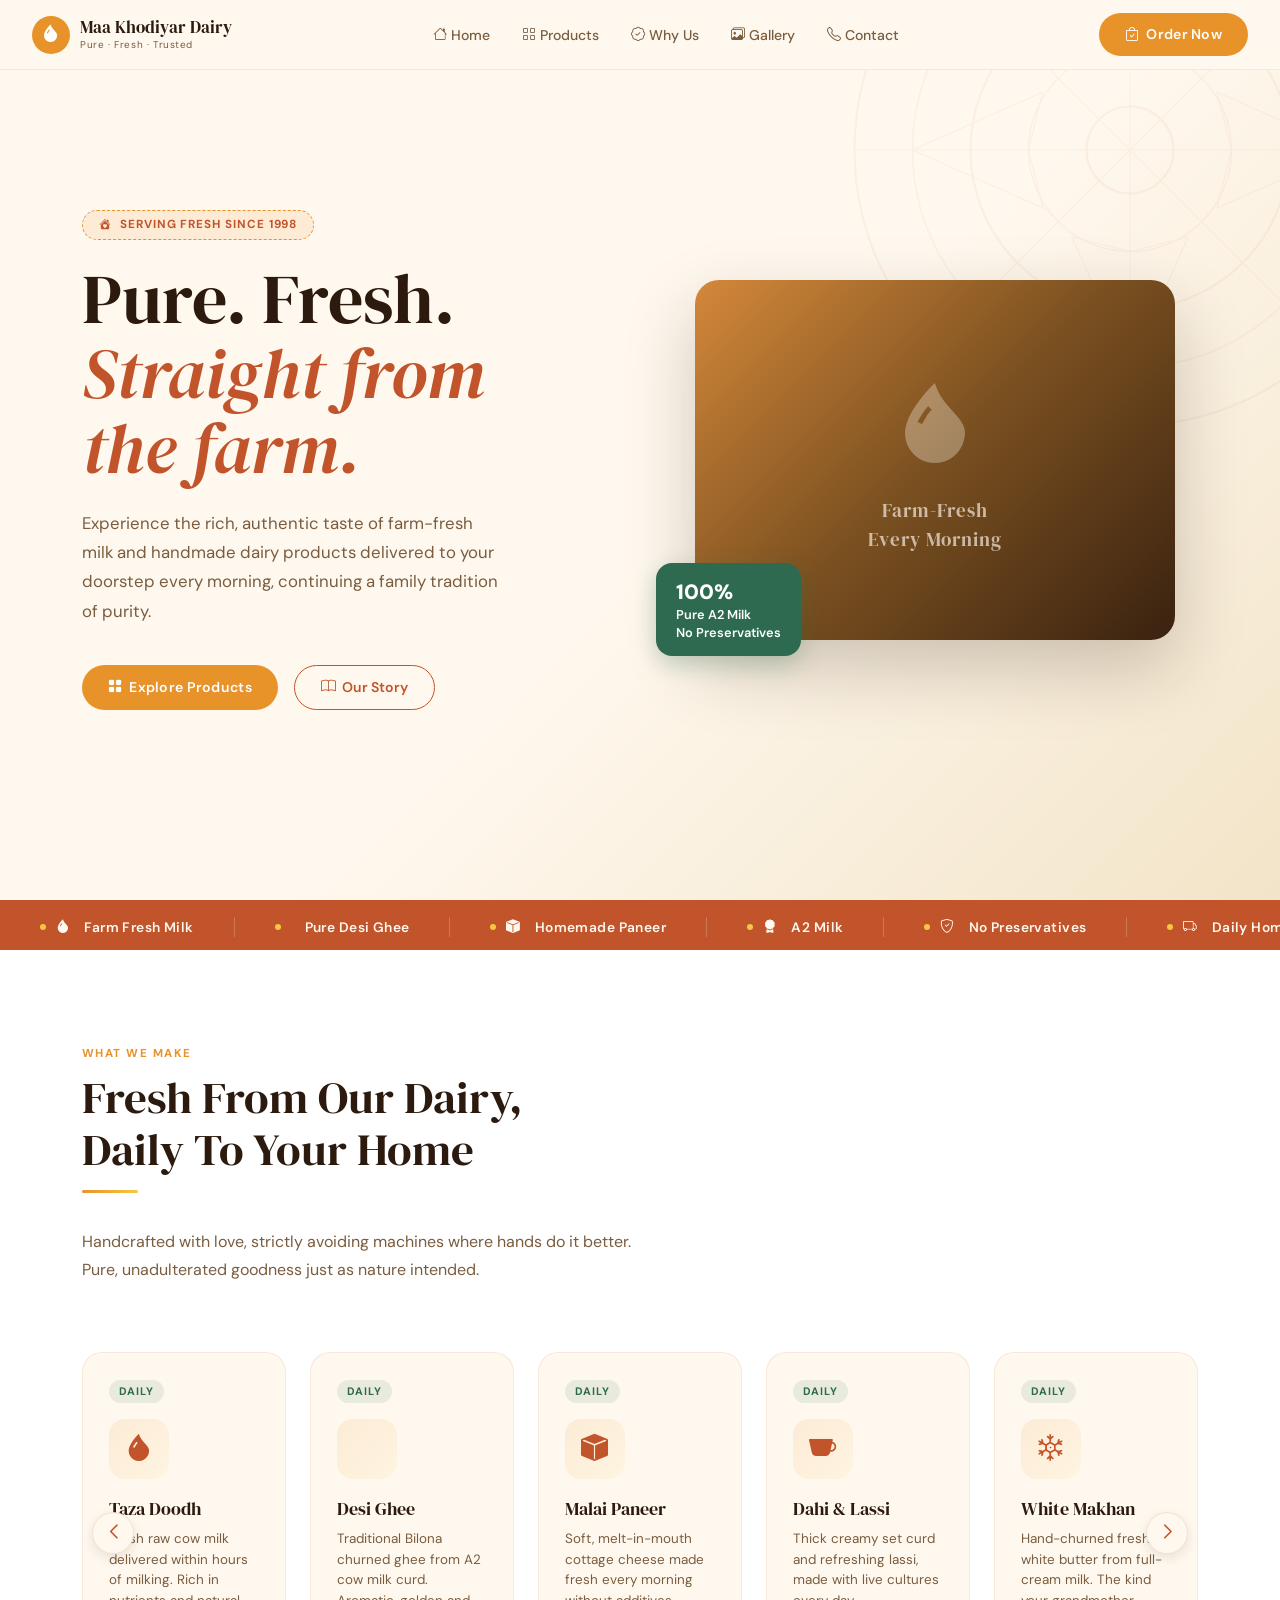
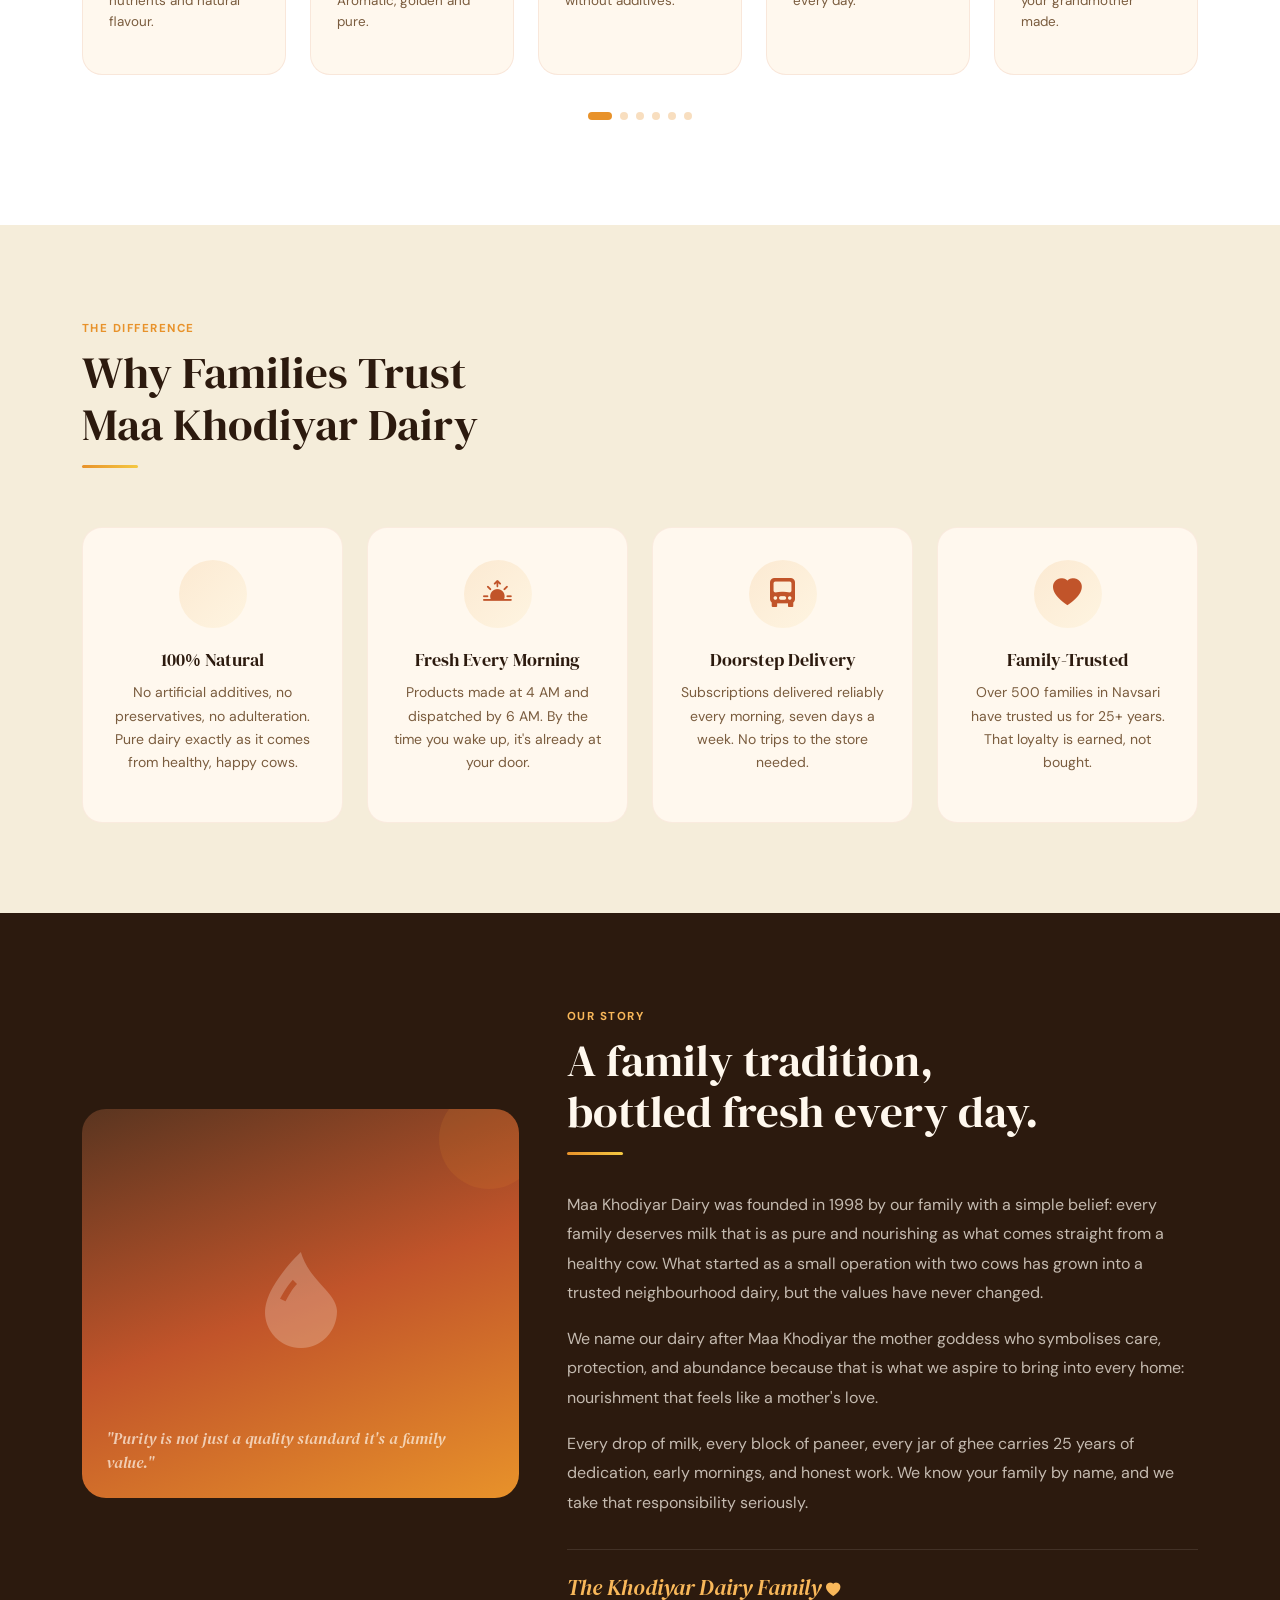
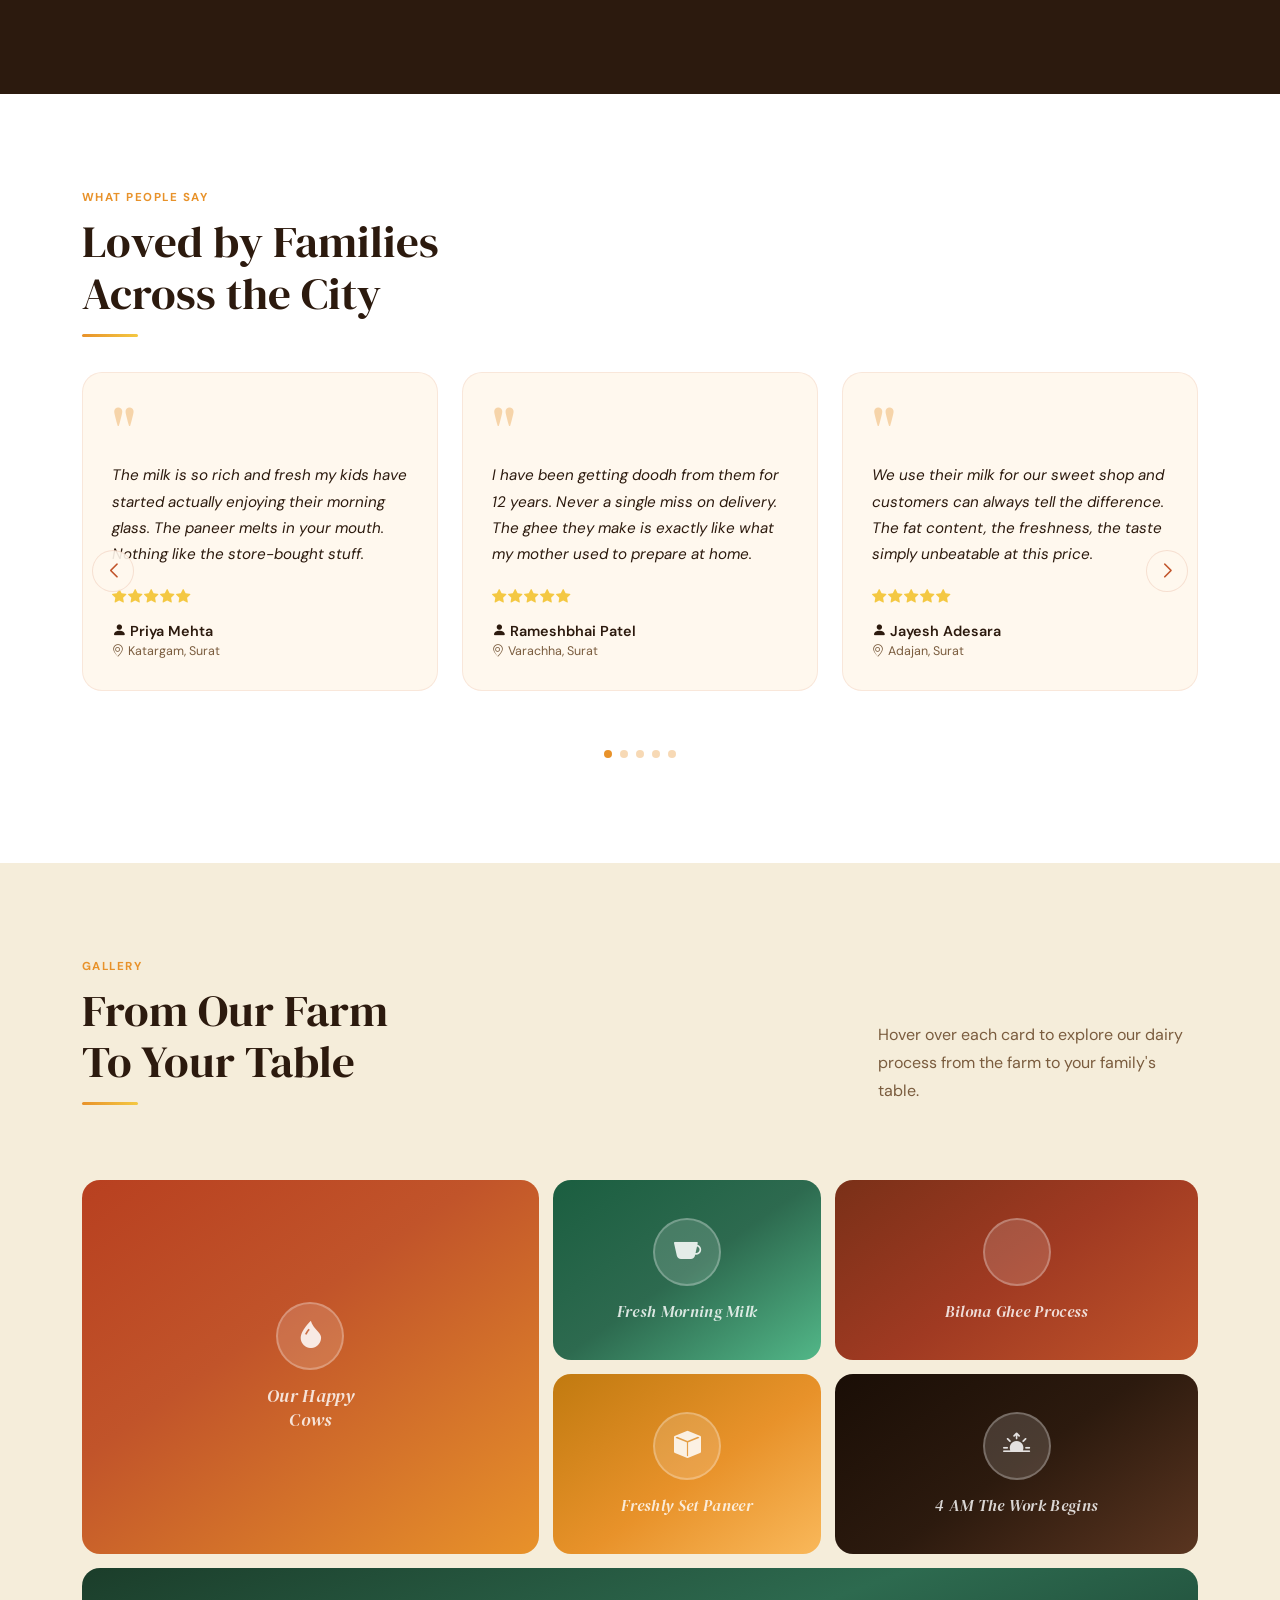
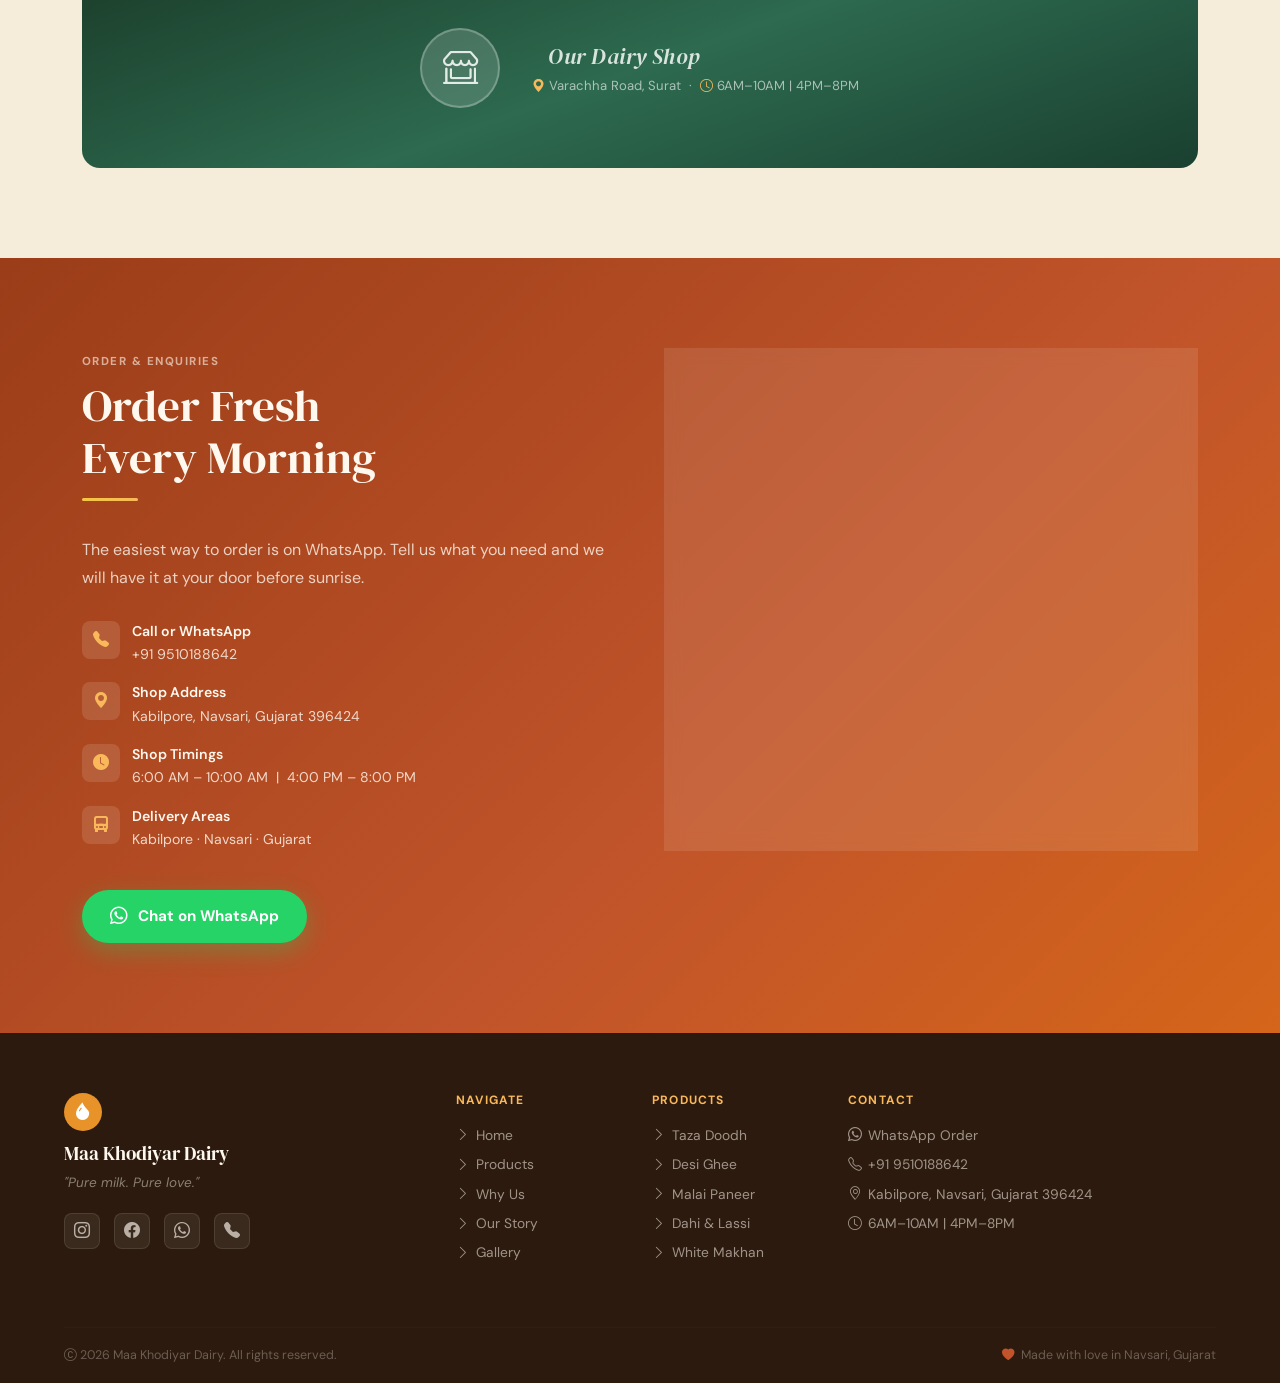
<file: index.html>
<!DOCTYPE html>
<html lang="en">

<head>
    <meta charset="UTF-8">
    <meta name="viewport" content="width=device-width, initial-scale=1.0">
    <title>Maa Khodiyar Dairy – Pure. Fresh. From the Farm.</title>

    <!-- ===== CDN LINKS ===== -->
    <!-- Google Fonts: DM Serif Display + DM Sans -->
    <link rel="preconnect" href="https://fonts.googleapis.com">
    <link rel="preconnect" href="https://fonts.gstatic.com" crossorigin>
    <link
        href="https://fonts.googleapis.com/css2?family=DM+Serif+Display:ital@0;1&family=DM+Sans:opsz,wght@9..40,300;9..40,400;9..40,500;9..40,600;9..40,700&display=swap"
        rel="stylesheet">

    <!-- Bootstrap 5.3 CSS -->
    <link href="https://cdn.jsdelivr.net/npm/bootstrap@5.3.3/dist/css/bootstrap.min.css" rel="stylesheet">

    <!-- Bootstrap Icons 1.11 -->
    <link href="https://cdn.jsdelivr.net/npm/bootstrap-icons@1.11.3/font/bootstrap-icons.min.css" rel="stylesheet">

    <!-- Swiper 11 CSS -->
    <link href="https://cdn.jsdelivr.net/npm/swiper@11/swiper-bundle.min.css" rel="stylesheet">

    <!-- Animate.css 4 -->
    <link href="https://cdn.jsdelivr.net/npm/animate.css@4.1.1/animate.min.css" rel="stylesheet">

    <link rel="stylesheet" href="./style.css">
</head>

<body>

    <!-- ===== NAVBAR ===== -->
    <nav id="navbar">
        <a href="#hero" class="nav-logo">
            <div class="nav-logo-icon">
                <i class="bi bi-droplet-fill"></i>
            </div>
            <div class="nav-logo-text">
                Maa Khodiyar Dairy
                <small>Pure · Fresh · Trusted</small>
            </div>
        </a>

        <ul class="nav-links nav-desktop">
            <li><a href="#hero"><i class="bi bi-house me-1"></i>Home</a></li>
            <li><a href="#products"><i class="bi bi-grid me-1"></i>Products</a></li>
            <li><a href="#why"><i class="bi bi-patch-check me-1"></i>Why Us</a></li>
            <li><a href="#gallery"><i class="bi bi-images me-1"></i>Gallery</a></li>
            <li><a href="#contact"><i class="bi bi-telephone me-1"></i>Contact</a></li>
        </ul>

        <div class="d-flex align-items-center gap-3">
            <a href="https://wa.me/919999999999" class="btn-saffron nav-desktop">
                <i class="bi bi-bag-check"></i> Order Now
            </a>
            <button class="navbar-toggler nav-toggler" id="hamburger" aria-label="Toggle menu">
                <i class="bi bi-list" id="ham-icon"></i>
            </button>
        </div>
    </nav>

    <div class="mobile-nav" id="mobileNav">
        <a href="#hero"><i class="bi bi-house"></i> Home</a>
        <a href="#products"><i class="bi bi-grid"></i> Products</a>
        <a href="#why"><i class="bi bi-patch-check"></i> Why Us</a>
        <a href="#gallery"><i class="bi bi-images"></i> Gallery</a>
        <a href="#contact"><i class="bi bi-telephone"></i> Contact</a>
        <a href="https://wa.me/919999999999" class="btn-saffron mt-1" style="width:fit-content">
            <i class="bi bi-whatsapp"></i> Order on WhatsApp
        </a>
    </div>

    <!-- ===== HERO ===== -->
    <section id="hero">
        <svg class="hero-mandala" viewBox="0 0 400 400" xmlns="http://www.w3.org/2000/svg">
            <circle cx="200" cy="200" r="190" fill="none" stroke="#C1542A" stroke-width="1.5" />
            <circle cx="200" cy="200" r="150" fill="none" stroke="#C1542A" stroke-width="1" />
            <circle cx="200" cy="200" r="110" fill="none" stroke="#C1542A" stroke-width="1.5" />
            <circle cx="200" cy="200" r="70" fill="none" stroke="#C1542A" stroke-width="1" />
            <circle cx="200" cy="200" r="30" fill="none" stroke="#C1542A" stroke-width="1.5" />
            <line x1="200" y1="10" x2="200" y2="390" stroke="#C1542A" stroke-width="0.8" />
            <line x1="10" y1="200" x2="390" y2="200" stroke="#C1542A" stroke-width="0.8" />
            <line x1="65" y1="65" x2="335" y2="335" stroke="#C1542A" stroke-width="0.8" />
            <line x1="335" y1="65" x2="65" y2="335" stroke="#C1542A" stroke-width="0.8" />
            <polygon points="200,50 240,140 200,130 160,140" fill="none" stroke="#C1542A" stroke-width="0.8" />
            <polygon points="200,350 240,260 200,270 160,260" fill="none" stroke="#C1542A" stroke-width="0.8" />
            <polygon points="50,200 140,240 130,200 140,160" fill="none" stroke="#C1542A" stroke-width="0.8" />
            <polygon points="350,200 260,240 270,200 260,160" fill="none" stroke="#C1542A" stroke-width="0.8" />
        </svg>
        <div class="container">
            <div class="hero-content animate__animated animate__fadeInLeft">
                <div class="hero-stamp">
                    <i class="bi bi-house-heart-fill"></i> Serving Fresh Since 1998
                </div>
                <h1 class="hero-title">
                    Pure. Fresh.
                    <em>Straight from<br>the farm.</em>
                </h1>
                <p class="hero-sub">Experience the rich, authentic taste of farm-fresh milk and handmade dairy products
                    delivered to your doorstep every morning, continuing a family tradition of purity.</p>
                <div class="d-flex gap-3 flex-wrap">
                    <a href="#products" class="btn-saffron">
                        <i class="bi bi-grid-fill"></i> Explore Products
                    </a>
                    <a href="#story" class="btn-ghost">
                        <i class="bi bi-book"></i> Our Story
                    </a>
                </div>
            </div>

            <div class="hero-visual animate__animated animate__fadeInRight">
                <div class="hero-img-card">
                    <div class="hero-img-inner">
                        <i class="bi bi-droplet-fill hero-img-icon"></i>
                        <div class="hero-img-label">Farm-Fresh<br>Every Morning</div>
                    </div>
                </div>
                <div class="hero-float-badge">
                    <strong>100%</strong>
                    Pure A2 Milk<br>No Preservatives
                </div>
            </div>
        </div>

    </section>

    <!-- ===== MARQUEE ===== -->
    <div class="marquee-strip">
        <div class="marquee-inner">
            <div class="marquee-item"><span class="marquee-dot"></span><i class="bi bi-droplet-fill me-1"></i>Farm Fresh
                Milk</div>
            <div class="marquee-item"><span class="marquee-dot"></span><i class="bi bi-jar-fill me-1"></i>Pure Desi Ghee
            </div>
            <div class="marquee-item"><span class="marquee-dot"></span><i class="bi bi-box-fill me-1"></i>Homemade
                Paneer</div>
            <div class="marquee-item"><span class="marquee-dot"></span><i class="bi bi-award-fill me-1"></i>A2 Milk
            </div>
            <div class="marquee-item"><span class="marquee-dot"></span><i class="bi bi-shield-check me-1"></i>No
                Preservatives</div>
            <div class="marquee-item"><span class="marquee-dot"></span><i class="bi bi-truck me-1"></i>Daily Home
                Delivery</div>
            <div class="marquee-item"><span class="marquee-dot"></span><i class="bi bi-cup-fill me-1"></i>Fresh Dahi
                &amp; Lassi</div>
            <div class="marquee-item"><span class="marquee-dot"></span><i class="bi bi-stars me-1"></i>Pure White Butter
            </div>
            <div class="marquee-item"><span class="marquee-dot"></span><i class="bi bi-droplet-fill me-1"></i>Farm Fresh
                Milk</div>
            <div class="marquee-item"><span class="marquee-dot"></span><i class="bi bi-jar-fill me-1"></i>Pure Desi Ghee
            </div>
            <div class="marquee-item"><span class="marquee-dot"></span><i class="bi bi-box-fill me-1"></i>Homemade
                Paneer</div>
            <div class="marquee-item"><span class="marquee-dot"></span><i class="bi bi-award-fill me-1"></i>A2 Milk
            </div>
            <div class="marquee-item"><span class="marquee-dot"></span><i class="bi bi-shield-check me-1"></i>No
                Preservatives</div>
            <div class="marquee-item"><span class="marquee-dot"></span><i class="bi bi-truck me-1"></i>Daily Home
                Delivery</div>
            <div class="marquee-item"><span class="marquee-dot"></span><i class="bi bi-cup-fill me-1"></i>Fresh Dahi
                &amp; Lassi</div>
            <div class="marquee-item"><span class="marquee-dot"></span><i class="bi bi-stars me-1"></i>Pure White Butter
            </div>
        </div>
    </div>

    <!-- ===== PRODUCTS ===== -->
    <section id="products">
        <div class="container">
            <div class="section-label">What We Make</div>
            <h2 class="section-title">Fresh From Our Dairy,<br>Daily To Your Home</h2>
            <div class="divider-line"></div>
            <p class="section-sub mb-5">Handcrafted with love, strictly avoiding machines where hands do it better.
                Pure,
                unadulterated goodness just as nature intended.</p>

            <!-- Swiper -->
            <div class="swiper swiper-products">
                <div class="swiper-wrapper">

                    <div class="swiper-slide">
                        <div class="product-card">
                            <div class="product-tag">Daily</div>
                            <div class="product-icon-wrap"><i class="bi bi-droplet-fill"></i></div>
                            <div class="product-name">Taza Doodh</div>
                            <p class="product-desc">Fresh raw cow milk delivered within hours of milking. Rich in
                                nutrients
                                and
                                natural flavour.</p>
                        </div>
                    </div>

                    <div class="swiper-slide">
                        <div class="product-card">
                            <div class="product-tag">Daily</div>
                            <div class="product-icon-wrap"><i class="bi bi-jar-fill"></i></div>
                            <div class="product-name">Desi Ghee</div>
                            <p class="product-desc">Traditional Bilona churned ghee from A2 cow milk curd. Aromatic,
                                golden
                                and
                                pure.</p>
                        </div>
                    </div>

                    <div class="swiper-slide">
                        <div class="product-card">
                            <div class="product-tag">Daily</div>
                            <div class="product-icon-wrap"><i class="bi bi-box-fill"></i></div>
                            <div class="product-name">Malai Paneer</div>
                            <p class="product-desc">Soft, melt-in-mouth cottage cheese made fresh every morning without
                                additives.</p>
                        </div>
                    </div>

                    <div class="swiper-slide">
                        <div class="product-card">
                            <div class="product-tag">Daily</div>
                            <div class="product-icon-wrap"><i class="bi bi-cup-fill"></i></div>
                            <div class="product-name">Dahi &amp; Lassi</div>
                            <p class="product-desc">Thick creamy set curd and refreshing lassi, made with live cultures
                                every
                                day.</p>
                        </div>
                    </div>

                    <div class="swiper-slide">
                        <div class="product-card">
                            <div class="product-tag">Daily</div>
                            <div class="product-icon-wrap"><i class="bi bi-snow3"></i></div>
                            <div class="product-name">White Makhan</div>
                            <p class="product-desc">Hand-churned fresh white butter from full-cream milk. The kind your
                                grandmother made.</p>
                        </div>
                    </div>

                    <div class="swiper-slide">
                        <div class="product-card">
                            <div class="product-tag">Seasonal</div>
                            <div class="product-icon-wrap"><i class="bi bi-stars"></i></div>
                            <div class="product-name">Shrikhand &amp; Rabdi</div>
                            <p class="product-desc">Festive sweets from hung curd and thickened milk, available during
                                celebrations.</p>
                        </div>
                    </div>

                </div>
                <div class="swiper-pagination"></div>
                <div class="swiper-button-next"></div>
                <div class="swiper-button-prev"></div>
            </div>
        </div>
    </section>

    <!-- ===== WHY US ===== -->
    <section id="why">
        <div class="container">
            <div class="section-label">The Difference</div>
            <h2 class="section-title">Why Families Trust<br>Maa Khodiyar Dairy</h2>
            <div class="divider-line"></div>
            <div class="row g-4 mt-1">
                <div class="col-6 col-lg-3 reveal">
                    <div class="why-card">
                        <div class="why-icon"><i class="bi bi-leaf-fill"></i></div>
                        <div class="why-title">100% Natural</div>
                        <p class="why-desc">No artificial additives, no preservatives, no adulteration. Pure dairy
                            exactly
                            as it comes from healthy, happy cows.</p>
                    </div>
                </div>
                <div class="col-6 col-lg-3 reveal">
                    <div class="why-card">
                        <div class="why-icon"><i class="bi bi-sunrise-fill"></i></div>
                        <div class="why-title">Fresh Every Morning</div>
                        <p class="why-desc">Products made at 4 AM and dispatched by 6 AM. By the time you wake up, it's
                            already at your door.</p>
                    </div>
                </div>
                <div class="col-6 col-lg-3 reveal">
                    <div class="why-card">
                        <div class="why-icon"><i class="bi bi-truck-front-fill"></i></div>
                        <div class="why-title">Doorstep Delivery</div>
                        <p class="why-desc">Subscriptions delivered reliably every morning, seven days a week. No trips
                            to
                            the store needed.</p>
                    </div>
                </div>
                <div class="col-6 col-lg-3 reveal">
                    <div class="why-card">
                        <div class="why-icon"><i class="bi bi-heart-fill"></i></div>
                        <div class="why-title">Family-Trusted</div>
                        <p class="why-desc">Over 500 families in Navsari have trusted us for 25+ years. That loyalty is
                            earned, not bought.</p>
                    </div>
                </div>
            </div>
        </div>

    </section>

    <!-- ===== STORY ===== -->
    <section id="story">
        <div class="container">
            <div class="row align-items-center g-5">
                <div class="col-lg-5 reveal">
                    <div class="story-img" style="position:relative;">
                        <i class="bi bi-droplet-fill" style="font-size:6rem;"></i>
                        <div class="story-img-caption">"Purity is not just a quality standard it's a family value."
                        </div>
                        <div class="story-accent"></div>
                    </div>
                </div>
                <div class="col-lg-7 story-content reveal">
                    <div class="section-label">Our Story</div>
                    <h2 class="section-title">A family tradition,<br>bottled fresh every day.</h2>
                    <div class="divider-line" style="background: linear-gradient(90deg,var(--saffron),var(--gold));">
                    </div>
                    <p>Maa Khodiyar Dairy was founded in 1998 by our family with a simple belief: every family deserves
                        milk
                        that is as pure and nourishing as what comes straight from a healthy cow. What started as a
                        small
                        operation with two cows has grown into a trusted neighbourhood dairy, but the values have never
                        changed.</p>
                    <p>We name our dairy after Maa Khodiyar the mother goddess who symbolises care, protection, and
                        abundance because that is what we aspire to bring into every home: nourishment that feels like
                        a
                        mother's love.</p>
                    <p>Every drop of milk, every block of paneer, every jar of ghee carries 25 years of dedication,
                        early
                        mornings, and honest work. We know your family by name, and we take that responsibility
                        seriously.
                    </p>
                    <div class="story-sig"> The Khodiyar Dairy Family <i class="bi bi-heart-fill"
                            style="color:var(--saffron-light);font-size:0.9rem;"></i></div>
                </div>
            </div>
        </div>

    </section>

    <!-- ===== TESTIMONIALS (Swiper) ===== -->
    <section id="testimonials">
        <div class="container">
            <div class="section-label">What People Say</div>
            <h2 class="section-title">Loved by Families<br>Across the City</h2>
            <div class="divider-line"></div>

            <div class="swiper swiper-testi mt-4">
                <div class="swiper-wrapper">

                    <div class="swiper-slide">
                        <div class="testi-card">
                            <div class="testi-quote-mark">"</div>
                            <p class="testi-text">The milk is so rich and fresh my kids have started actually enjoying
                                their morning glass. The paneer melts in your mouth. Nothing like the store-bought
                                stuff.
                            </p>
                            <div class="testi-stars">
                                <i class="bi bi-star-fill"></i><i class="bi bi-star-fill"></i><i
                                    class="bi bi-star-fill"></i><i class="bi bi-star-fill"></i><i
                                    class="bi bi-star-fill"></i>
                            </div>
                            <div class="testi-author"><i class="bi bi-person-fill me-1"></i>Priya Mehta</div>
                            <div class="testi-location"><i class="bi bi-geo-alt me-1"></i>Katargam, Surat</div>
                        </div>
                    </div>

                    <div class="swiper-slide">
                        <div class="testi-card">
                            <div class="testi-quote-mark">"</div>
                            <p class="testi-text">I have been getting doodh from them for 12 years. Never a single miss
                                on
                                delivery. The ghee they make is exactly like what my mother used to prepare at home.</p>
                            <div class="testi-stars">
                                <i class="bi bi-star-fill"></i><i class="bi bi-star-fill"></i><i
                                    class="bi bi-star-fill"></i><i class="bi bi-star-fill"></i><i
                                    class="bi bi-star-fill"></i>
                            </div>
                            <div class="testi-author"><i class="bi bi-person-fill me-1"></i>Rameshbhai Patel</div>
                            <div class="testi-location"><i class="bi bi-geo-alt me-1"></i>Varachha, Surat</div>
                        </div>
                    </div>

                    <div class="swiper-slide">
                        <div class="testi-card">
                            <div class="testi-quote-mark">"</div>
                            <p class="testi-text">We use their milk for our sweet shop and customers can always tell the
                                difference. The fat content, the freshness, the taste simply unbeatable at this price.
                            </p>
                            <div class="testi-stars">
                                <i class="bi bi-star-fill"></i><i class="bi bi-star-fill"></i><i
                                    class="bi bi-star-fill"></i><i class="bi bi-star-fill"></i><i
                                    class="bi bi-star-fill"></i>
                            </div>
                            <div class="testi-author"><i class="bi bi-person-fill me-1"></i>Jayesh Adesara</div>
                            <div class="testi-location"><i class="bi bi-geo-alt me-1"></i>Adajan, Surat</div>
                        </div>
                    </div>

                    <div class="swiper-slide">
                        <div class="testi-card">
                            <div class="testi-quote-mark">"</div>
                            <p class="testi-text">Best dahi in all of Surat no doubt. Thick like malai, sour just
                                enough.
                                My family refuses to eat curd from anywhere else now. Truly blessed to have them nearby.
                            </p>
                            <div class="testi-stars">
                                <i class="bi bi-star-fill"></i><i class="bi bi-star-fill"></i><i
                                    class="bi bi-star-fill"></i><i class="bi bi-star-fill"></i><i
                                    class="bi bi-star-fill"></i>
                            </div>
                            <div class="testi-author"><i class="bi bi-person-fill me-1"></i>Komal Desai</div>
                            <div class="testi-location"><i class="bi bi-geo-alt me-1"></i>Citylight, Surat</div>
                        </div>
                    </div>

                    <div class="swiper-slide">
                        <div class="testi-card">
                            <div class="testi-quote-mark">"</div>
                            <p class="testi-text">Their ghee has changed everything in my kitchen. You can smell the
                                difference when it hits the pan. Pure, rich, golden exactly how it should be. Highly
                                recommended.</p>
                            <div class="testi-stars">
                                <i class="bi bi-star-fill"></i><i class="bi bi-star-fill"></i><i
                                    class="bi bi-star-fill"></i><i class="bi bi-star-fill"></i><i
                                    class="bi bi-star-half"></i>
                            </div>
                            <div class="testi-author"><i class="bi bi-person-fill me-1"></i>Naresh Shah</div>
                            <div class="testi-location"><i class="bi bi-geo-alt me-1"></i>Piplod, Surat</div>
                        </div>
                    </div>

                </div>
                <div class="swiper-pagination"></div>
                <div class="swiper-button-next"></div>
                <div class="swiper-button-prev"></div>
            </div>
        </div>

    </section>

    <!-- ===== GALLERY ===== -->
    <section id="gallery">
        <div class="container">
            <div class="d-flex align-items-end justify-content-between flex-wrap gap-3">
                <div>
                    <div class="section-label">Gallery</div>
                    <h2 class="section-title">From Our Farm<br>To Your Table</h2>
                    <div class="divider-line"></div>
                </div>
                <p class="section-sub" style="max-width:320px; margin-bottom: 2.2rem;">Hover over each card to explore
                    our
                    dairy process from the farm to your family's table.</p>
            </div>

            <div class="gallery-grid">

                <!-- 1: Tall left   cows -->
                <div class="gallery-item gi-1">
                    <div class="gallery-inner g1">
                        <div class="gallery-icon-wrap">
                            <i class="bi bi-droplet-fill"></i>
                        </div>
                        <div class="gallery-caption">Our Happy<br>Cows</div>
                    </div>
                    <div class="gallery-overlay">
                        <div class="gallery-tag"><i class="bi bi-camera me-1"></i>Farm</div>
                        <div class="gallery-label">
                            Our Happy Cows
                            <small>Healthy cows, pure milk always</small>
                        </div>
                    </div>
                </div>

                <!-- 2: Top mid   milk -->
                <div class="gallery-item gi-2">
                    <div class="gallery-inner g2">
                        <div class="gallery-icon-wrap">
                            <i class="bi bi-cup-fill"></i>
                        </div>
                        <div class="gallery-caption">Fresh Morning Milk</div>
                    </div>
                    <div class="gallery-overlay">
                        <div class="gallery-tag"><i class="bi bi-camera me-1"></i>Dairy</div>
                        <div class="gallery-label">
                            Fresh Morning Milk
                            <small>Delivered within hours of milking</small>
                        </div>
                    </div>
                </div>

                <!-- 3: Top right   ghee -->
                <div class="gallery-item gi-3">
                    <div class="gallery-inner g3">
                        <div class="gallery-icon-wrap">
                            <i class="bi bi-jar-fill"></i>
                        </div>
                        <div class="gallery-caption">Bilona Ghee Process</div>
                    </div>
                    <div class="gallery-overlay">
                        <div class="gallery-tag"><i class="bi bi-camera me-1"></i>Process</div>
                        <div class="gallery-label">
                            Bilona Ghee
                            <small>Traditional hand-churned method</small>
                        </div>
                    </div>
                </div>

                <!-- 4: Mid center   paneer -->
                <div class="gallery-item gi-4">
                    <div class="gallery-inner g4">
                        <div class="gallery-icon-wrap">
                            <i class="bi bi-box-fill"></i>
                        </div>
                        <div class="gallery-caption">Freshly Set Paneer</div>
                    </div>
                    <div class="gallery-overlay">
                        <div class="gallery-tag"><i class="bi bi-camera me-1"></i>Product</div>
                        <div class="gallery-label">
                            Malai Paneer
                            <small>Made fresh each morning</small>
                        </div>
                    </div>
                </div>

                <!-- 5: Mid right   4am -->
                <div class="gallery-item gi-5">
                    <div class="gallery-inner g5">
                        <div class="gallery-icon-wrap">
                            <i class="bi bi-sunrise-fill"></i>
                        </div>
                        <div class="gallery-caption">4 AM The Work Begins</div>
                    </div>
                    <div class="gallery-overlay">
                        <div class="gallery-tag"><i class="bi bi-camera me-1"></i>Behind the Scenes</div>
                        <div class="gallery-label">
                            Before Sunrise
                            <small>Every single day, without exception</small>
                        </div>
                    </div>
                </div>

                <!-- 6: Full-width bottom   shop -->
                <div class="gallery-item gi-6">
                    <div class="gallery-inner g6" style="flex-direction:row; justify-content:center; gap:2rem;">
                        <div class="gallery-icon-wrap" style="width:80px;height:80px;font-size:2.2rem;">
                            <i class="bi bi-shop-window"></i>
                        </div>
                        <div>
                            <div class="gallery-caption" style="text-align:left; font-size:1.4rem;">Our Dairy Shop</div>
                            <div
                                style="font-family:'DM Sans',sans-serif; font-size:0.82rem; color:rgba(255,255,255,0.6); margin-top:4px;">
                                <i class="bi bi-geo-alt-fill me-1" style="color:var(--saffron-light);"></i>Varachha
                                Road,
                                Surat &nbsp;·&nbsp;
                                <i class="bi bi-clock me-1" style="color:var(--saffron-light);"></i>6AM–10AM | 4PM–8PM
                            </div>
                        </div>
                    </div>
                    <div class="gallery-overlay">
                        <div class="gallery-tag"><i class="bi bi-camera me-1"></i>Our Shop</div>
                        <div class="gallery-label">
                            Visit Us in Surat
                            <small>Near Khodiyar Mata Mandir, Varachha Road</small>
                        </div>
                    </div>
                </div>

            </div>
        </div>

    </section>

    <!-- ===== CONTACT ===== -->
    <section id="contact">
        <div class="container">
            <div class="row g-5">
                <div class="col-lg-6 contact-info reveal">
                    <div class="section-label">Order &amp; Enquiries</div>
                    <h2 class="section-title" style="color:var(--cream);">Order Fresh<br>Every Morning</h2>
                    <div class="divider-line"
                        style="background: linear-gradient(90deg,var(--gold),var(--saffron-light));">
                    </div>
                    <p>The easiest way to order is on WhatsApp. Tell us what you need and we will have it at your door
                        before sunrise.</p>

                    <div class="contact-detail">
                        <div class="contact-icon"><i class="bi bi-telephone-fill"></i></div>
                        <div class="contact-detail-text">
                            <strong>Call or WhatsApp</strong>
                            +91 9510188642
                        </div>
                    </div>

                    <div class="contact-detail">
                        <div class="contact-icon"><i class="bi bi-geo-alt-fill"></i></div>
                        <div class="contact-detail-text">
                            <strong>Shop Address</strong>
                            Kabilpore, Navsari, Gujarat 396424
                        </div>
                    </div>

                    <div class="contact-detail">
                        <div class="contact-icon"><i class="bi bi-clock-fill"></i></div>
                        <div class="contact-detail-text">
                            <strong>Shop Timings</strong>
                            6:00 AM – 10:00 AM &nbsp;|&nbsp; 4:00 PM – 8:00 PM
                        </div>
                    </div>

                    <div class="contact-detail">
                        <div class="contact-icon"><i class="bi bi-truck-front-fill"></i></div>
                        <div class="contact-detail-text">
                            <strong>Delivery Areas</strong>
                            Kabilpore · Navsari · Gujarat
                        </div>
                    </div>

                    <a href="https://wa.me/919510188642" class="whatsapp-btn">
                        <i class="bi bi-whatsapp" style="font-size:1.1rem;"></i> Chat on WhatsApp
                    </a>
                </div>

                <div class="col-lg-6 reveal">
                    <div class="contact-form-wrap">
                        <div class="form-title"><i class="bi bi-envelope-fill me-2" style="color:var(--gold);"></i>Send
                            a
                            Message</div>
                        <label class="form-label-custom">Your Name</label>
                        <input type="text" class="form-ctrl" placeholder="Rameshbhai Patel">

                        <label class="form-label-custom">Phone Number</label>
                        <input type="tel" class="form-ctrl" placeholder="+91 98765 43210">

                        <label class="form-label-custom">What do you need?</label>
                        <textarea class="form-ctrl"
                            placeholder="e.g. 2L milk and 500g paneer daily from Monday..."></textarea>

                        <button class="btn-submit"
                            onclick="alert('Thank you! We will contact you soon on WhatsApp. 🙏')">
                            <i class="bi bi-send-fill"></i> Send Message
                        </button>
                    </div>
                </div>
            </div>
        </div>
    </section>

    <!-- ===== FOOTER ===== -->
    <footer>
        <div class="row g-4 pb-5">
            <div class="col-12 col-md-5 col-lg-4">
                <div class="d-flex align-items-center gap-2">
                    <div class="nav-logo-icon"><i class="bi bi-droplet-fill"></i></div>
                </div>

                <div class="footer-brand-name mt-2">Maa Khodiyar Dairy</div>
                <div class="footer-tagline">"Pure milk. Pure love."</div>

                <div class="d-flex gap-2 mt-1">
                    <a href="#" class="social-btn" title="Instagram"><i class="bi bi-instagram"></i></a>
                    <a href="#" class="social-btn" title="Facebook"><i class="bi bi-facebook"></i></a>

                    <a href="https://wa.me/919510188642" class="social-btn" title="WhatsApp">
                        <i class="bi bi-whatsapp"></i>
                    </a>

                    <a href="tel:+919510188642" class="social-btn" title="Call">
                        <i class="bi bi-telephone-fill"></i>
                    </a>
                </div>
            </div>

            <div class="col-6 col-md-2 col-lg-2 footer-col">
                <h4>Navigate</h4>
                <ul>
                    <li><a href="#hero"><i class="bi bi-chevron-right"></i>Home</a></li>
                    <li><a href="#products"><i class="bi bi-chevron-right"></i>Products</a></li>
                    <li><a href="#why"><i class="bi bi-chevron-right"></i>Why Us</a></li>
                    <li><a href="#story"><i class="bi bi-chevron-right"></i>Our Story</a></li>
                    <li><a href="#gallery"><i class="bi bi-chevron-right"></i>Gallery</a></li>
                </ul>
            </div>

            <div class="col-6 col-md-2 col-lg-2 footer-col">
                <h4>Products</h4>
                <ul>
                    <li><a href="#"><i class="bi bi-chevron-right"></i>Taza Doodh</a></li>
                    <li><a href="#"><i class="bi bi-chevron-right"></i>Desi Ghee</a></li>
                    <li><a href="#"><i class="bi bi-chevron-right"></i>Malai Paneer</a></li>
                    <li><a href="#"><i class="bi bi-chevron-right"></i>Dahi &amp; Lassi</a></li>
                    <li><a href="#"><i class="bi bi-chevron-right"></i>White Makhan</a></li>
                </ul>
            </div>

            <div class="col-12 col-md-3 col-lg-4 footer-col">
                <h4>Contact</h4>
                <ul>
                    <li>
                        <a href="https://wa.me/919510188642">
                            <i class="bi bi-whatsapp"></i>WhatsApp Order
                        </a>
                    </li>

                    <li>
                        <a href="tel:+919510188642">
                            <i class="bi bi-telephone"></i>+91 9510188642
                        </a>
                    </li>

                    <li>
                        <a href="#">
                            <i class="bi bi-geo-alt"></i>Kabilpore, Navsari, Gujarat 396424
                        </a>
                    </li>

                    <li>
                        <a href="#">
                            <i class="bi bi-clock"></i>6AM–10AM | 4PM–8PM
                        </a>
                    </li>
                </ul>
            </div>
        </div>

        <hr class="footer-divider">

        <div class="footer-bottom d-flex justify-content-between align-items-center flex-wrap gap-2">
            <span><i class="bi bi-c-circle me-1"></i>2026 Maa Khodiyar Dairy. All rights reserved.</span>

            <span>
                <i class="bi bi-heart-fill me-1" style="color:var(--terracotta);"></i>
                Made with love in Navsari, Gujarat
            </span>
        </div>
    </footer>

    <!-- ===== CDN SCRIPTS ===== -->
    <!-- Bootstrap 5.3 JS Bundle (includes Popper) -->
    <script src="https://cdn.jsdelivr.net/npm/bootstrap@5.3.3/dist/js/bootstrap.bundle.min.js"></script>

    <!-- Swiper 11 JS -->
    <script src="https://cdn.jsdelivr.net/npm/swiper@11/swiper-bundle.min.js"></script>
    <script src="./script.js"></script>

</body>

</html>
</file>
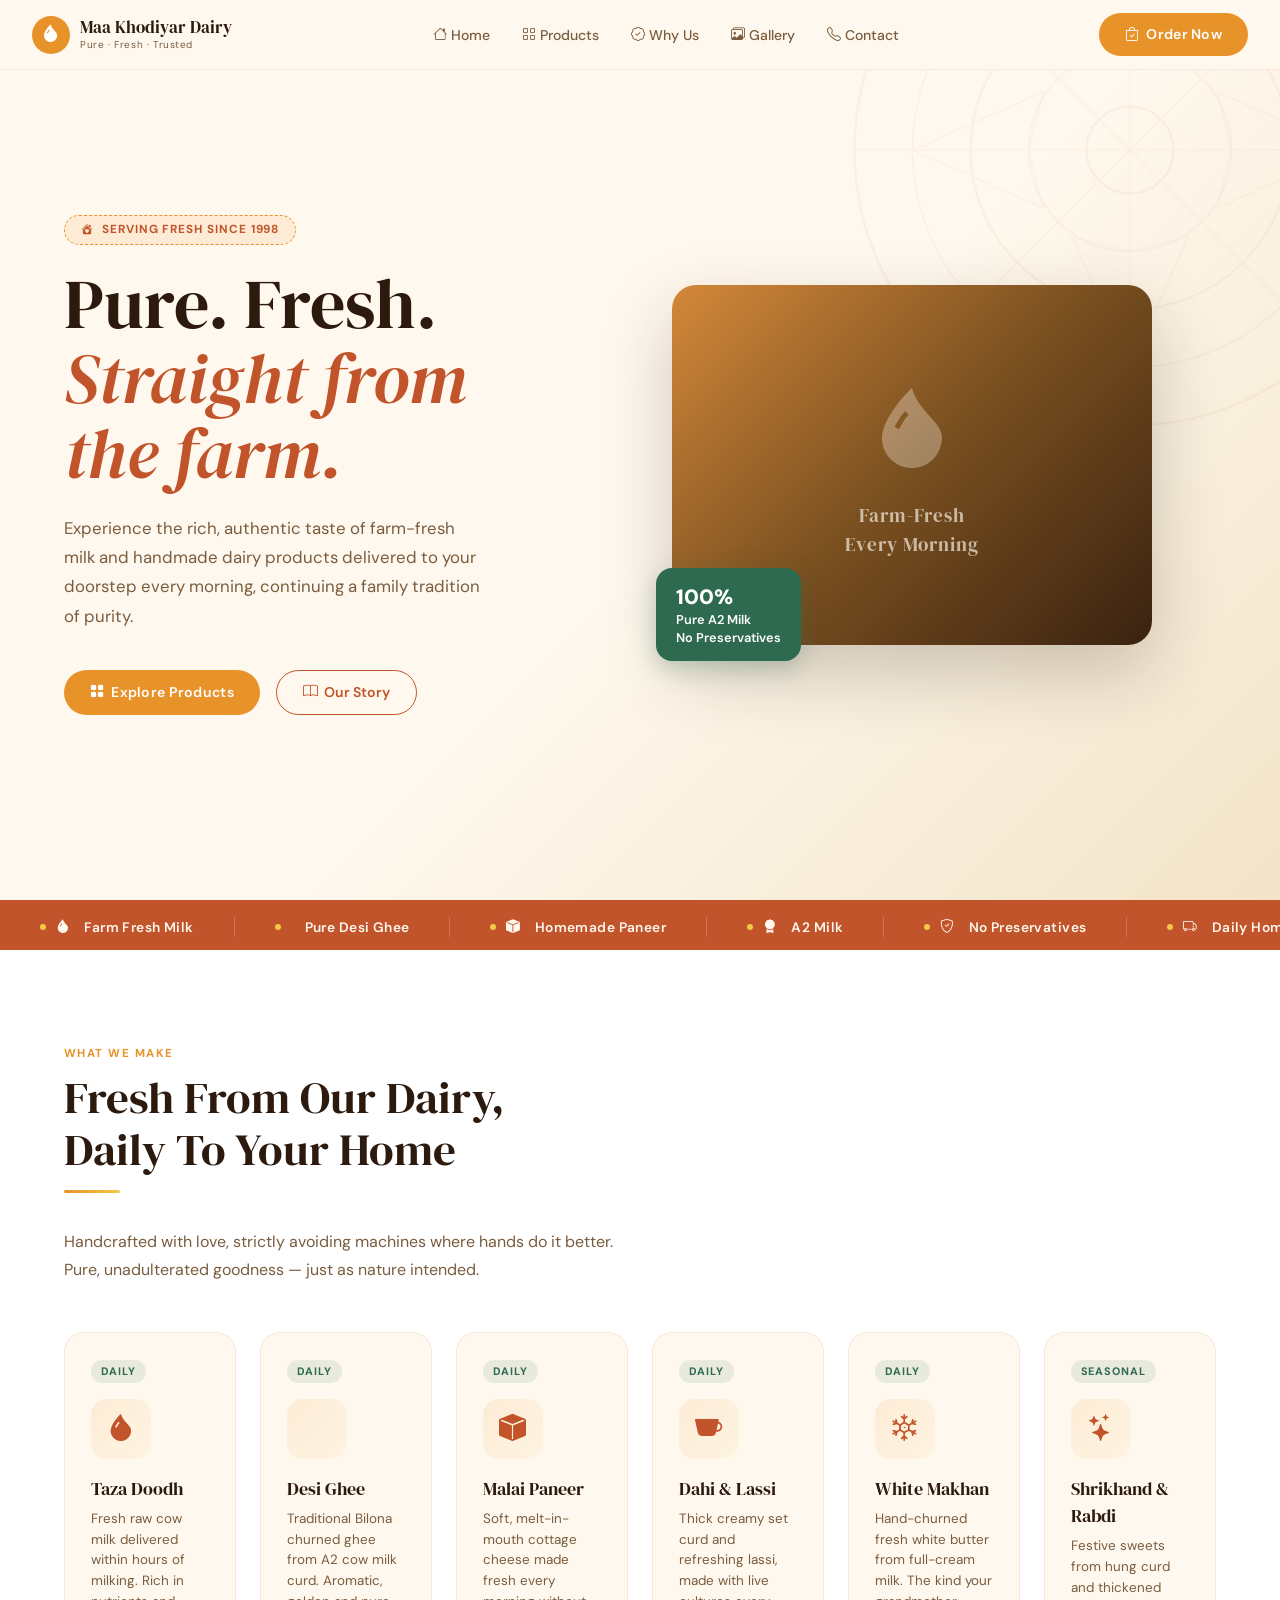
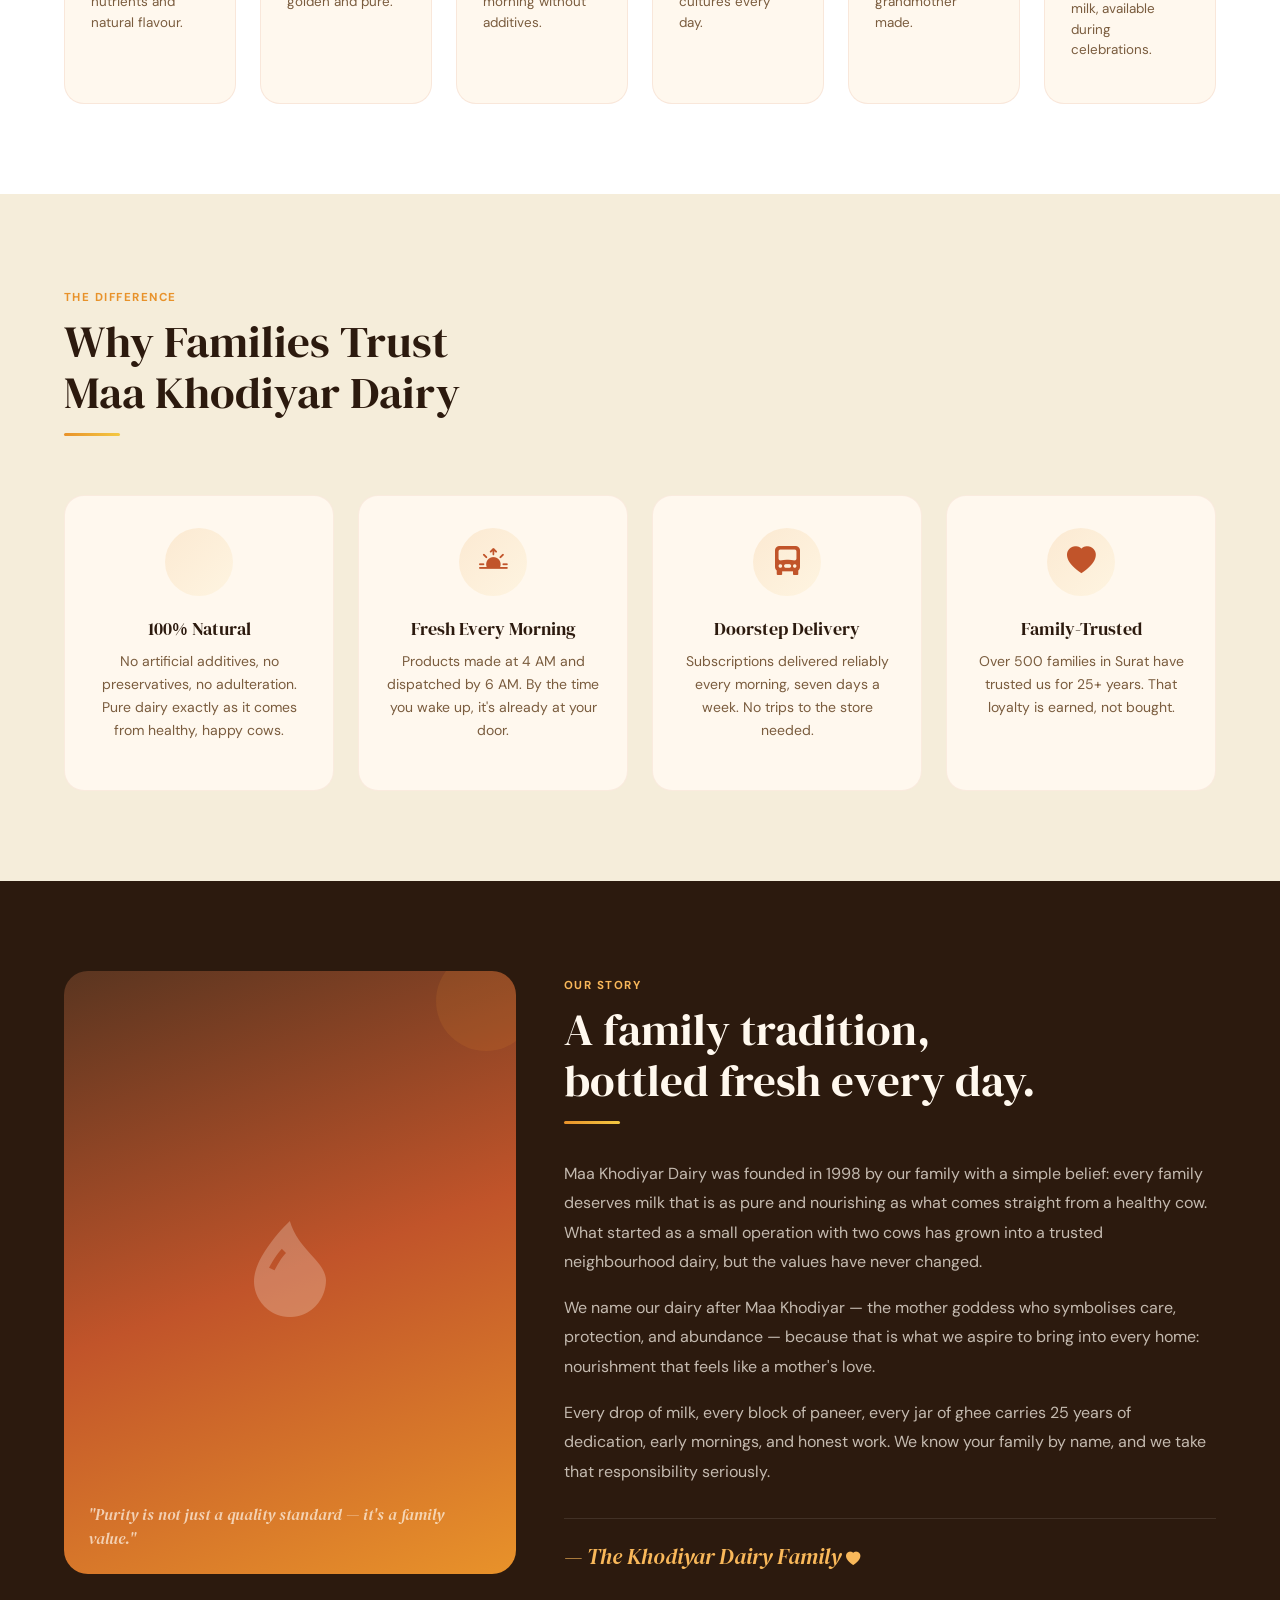
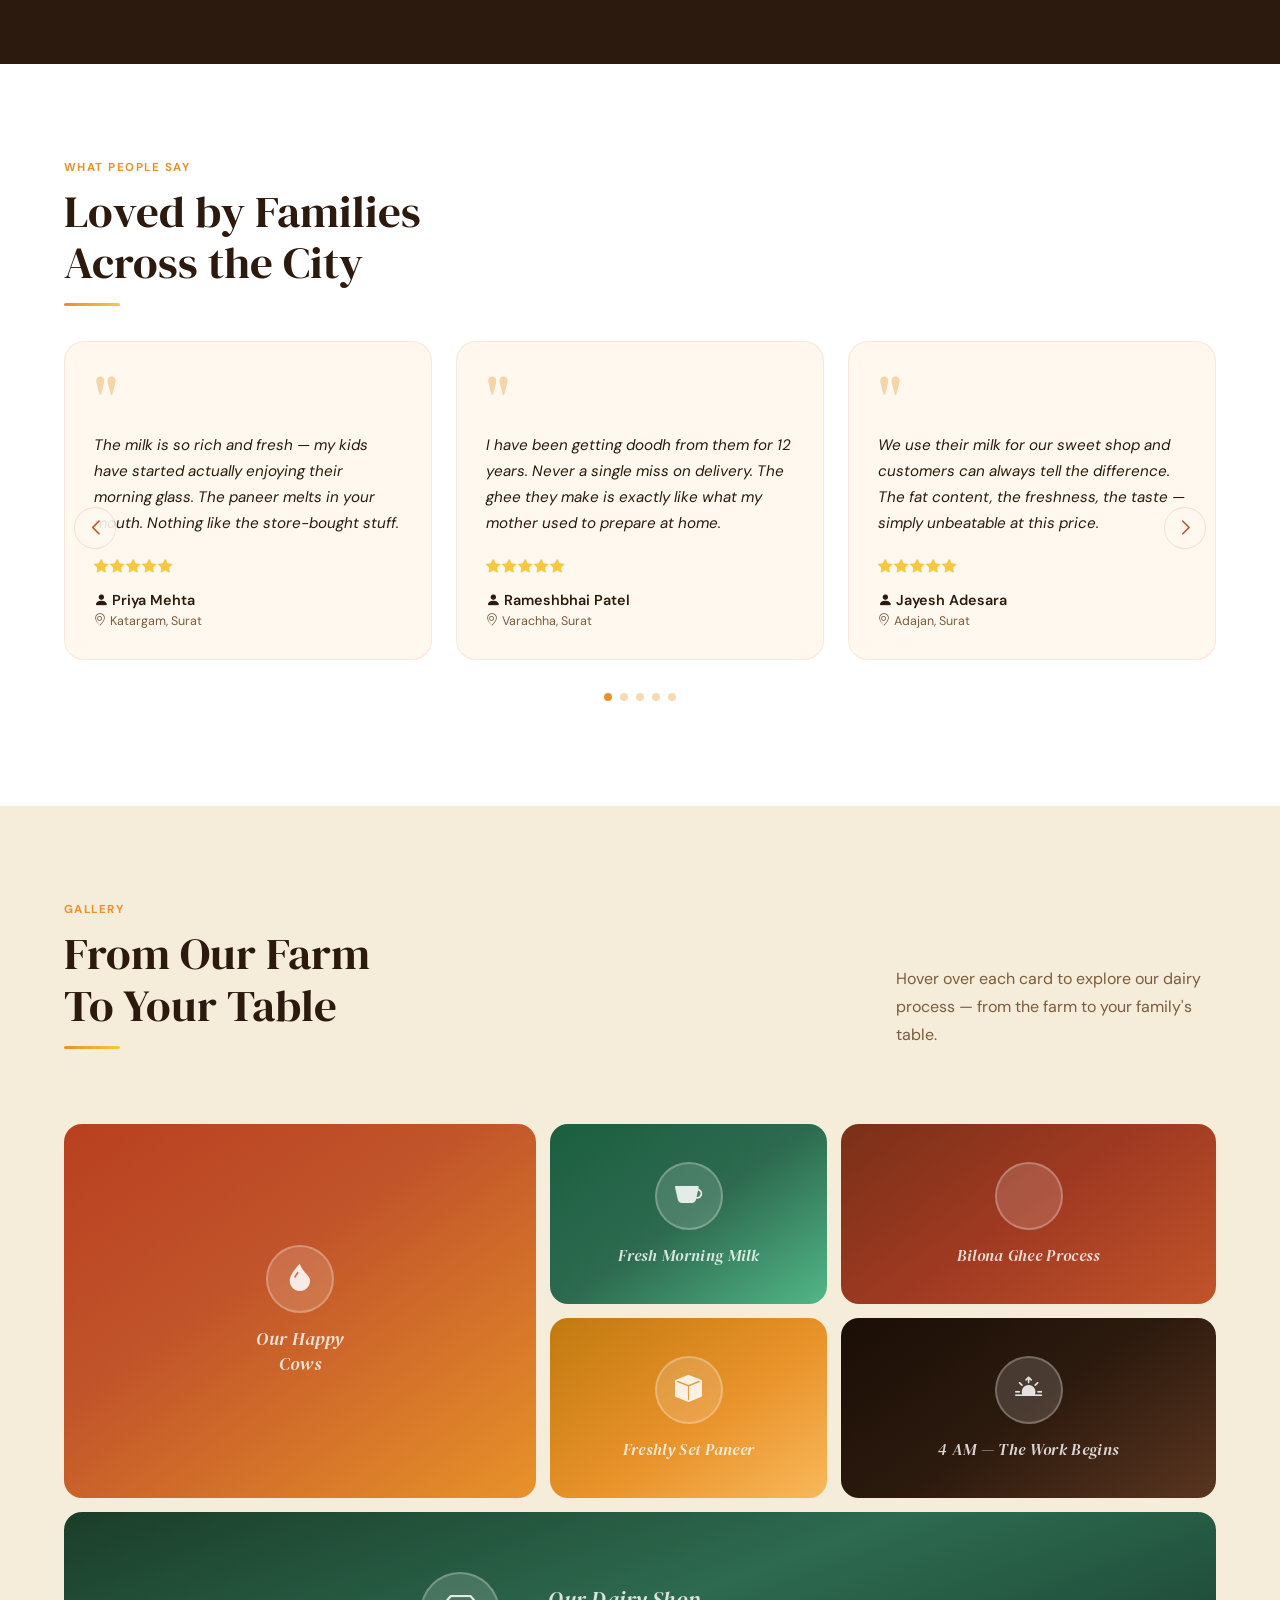
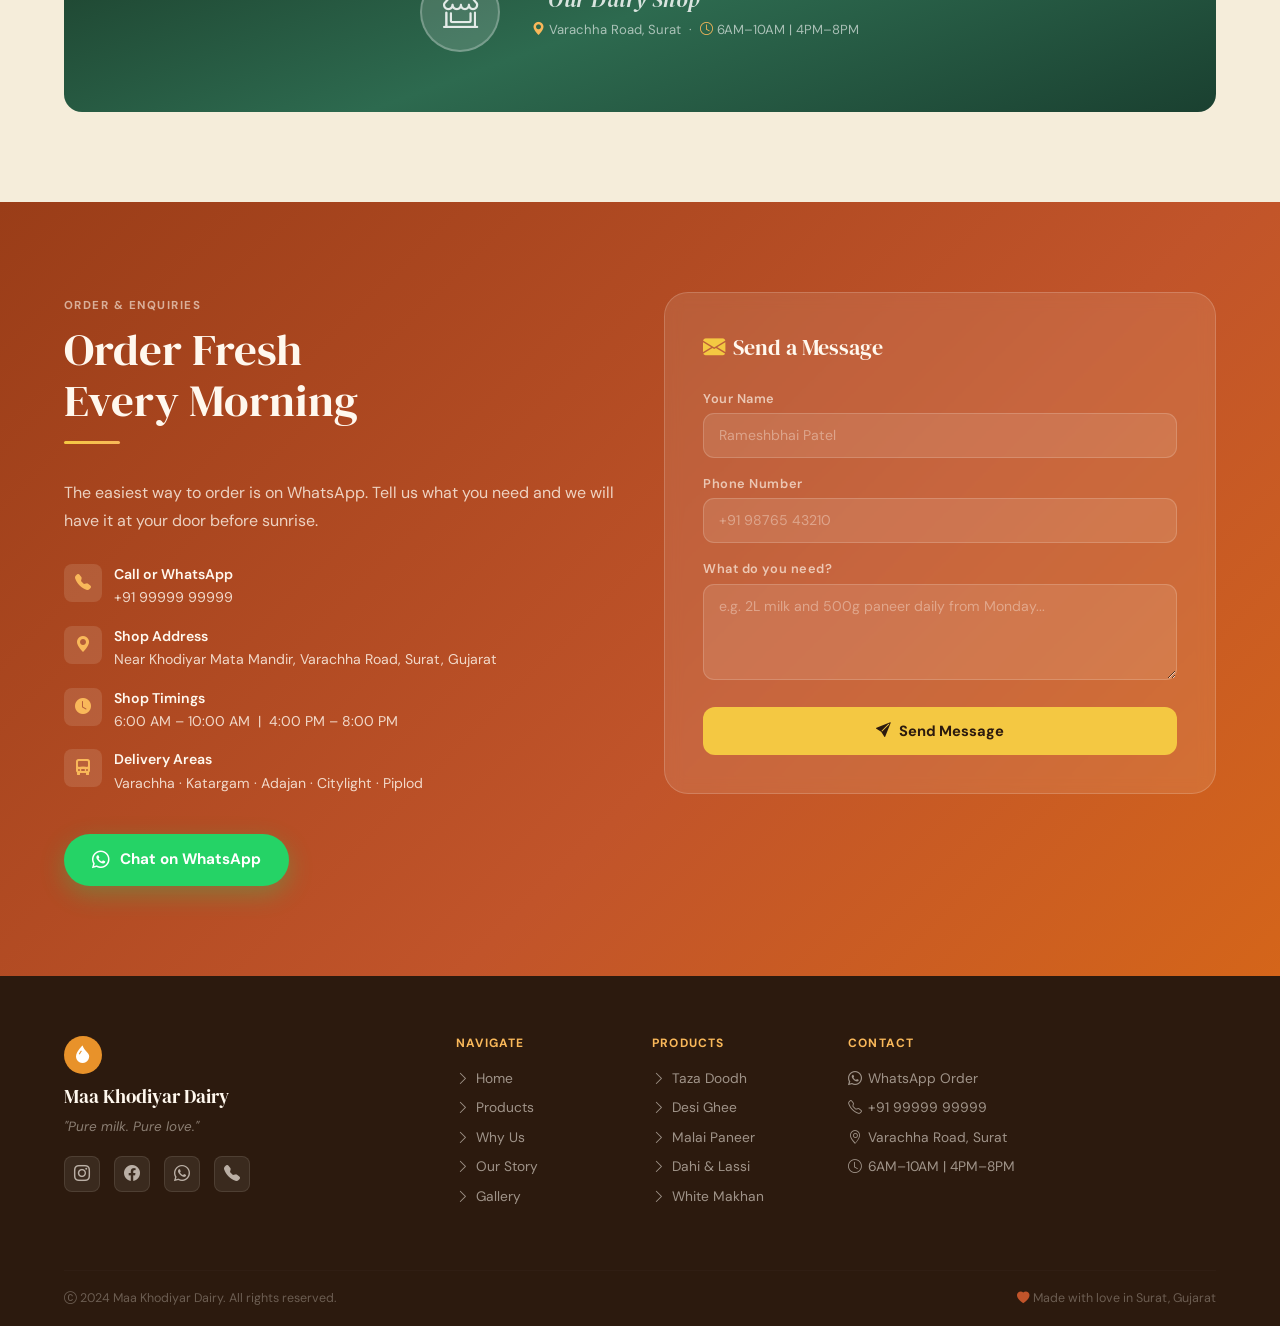
<file: insed2.html>
<!DOCTYPE html>
<html lang="en">

<head>
    <meta charset="UTF-8">
    <meta name="viewport" content="width=device-width, initial-scale=1.0">
    <title>Maa Khodiyar Dairy – Pure. Fresh. From the Farm.</title>

    <!-- ===== CDN LINKS ===== -->
    <!-- Google Fonts: DM Serif Display + DM Sans -->
    <link rel="preconnect" href="https://fonts.googleapis.com">
    <link rel="preconnect" href="https://fonts.gstatic.com" crossorigin>
    <link
        href="https://fonts.googleapis.com/css2?family=DM+Serif+Display:ital@0;1&family=DM+Sans:opsz,wght@9..40,300;9..40,400;9..40,500;9..40,600;9..40,700&display=swap"
        rel="stylesheet">

    <!-- Bootstrap 5.3 CSS -->
    <link href="https://cdn.jsdelivr.net/npm/bootstrap@5.3.3/dist/css/bootstrap.min.css" rel="stylesheet">

    <!-- Bootstrap Icons 1.11 -->
    <link href="https://cdn.jsdelivr.net/npm/bootstrap-icons@1.11.3/font/bootstrap-icons.min.css" rel="stylesheet">

    <!-- Swiper 11 CSS -->
    <link href="https://cdn.jsdelivr.net/npm/swiper@11/swiper-bundle.min.css" rel="stylesheet">

    <!-- Animate.css 4 -->
    <link href="https://cdn.jsdelivr.net/npm/animate.css@4.1.1/animate.min.css" rel="stylesheet">

    <style>
        *,
        *::before,
        *::after {
            margin: 0;
            padding: 0;
            box-sizing: border-box;
        }

        :root {
            --cream: #FFF8EE;
            --cream-dark: #F5EDDA;
            --saffron: #E8922A;
            --saffron-light: #F9B85A;
            --terracotta: #C1542A;
            --terracotta-dark: #9A3D18;
            --green: #2D6A4F;
            --green-light: #52B788;
            --brown: #2C1A0E;
            --brown-mid: #5A3520;
            --gold: #F4C842;
            --text-main: #2C1A0E;
            --text-muted: #7A5C3E;
        }

        html {
            scroll-behavior: smooth;
        }

        body {
            font-family: 'DM Sans', sans-serif;
            background: var(--cream);
            color: var(--text-main);
            overflow-x: hidden;
        }

        /* ─── TYPOGRAPHY ─── */
        .serif {
            font-family: 'DM Serif Display', serif;
        }

        .section-label {
            display: inline-block;
            font-size: 0.72rem;
            font-weight: 700;
            letter-spacing: 0.13em;
            text-transform: uppercase;
            color: var(--saffron);
            margin-bottom: 0.6rem;
        }

        .section-title {
            font-family: 'DM Serif Display', serif;
            font-size: clamp(1.9rem, 3.5vw, 2.9rem);
            color: var(--brown);
            line-height: 1.15;
            margin-bottom: 0.8rem;
        }

        .section-sub {
            font-size: 1rem;
            color: var(--text-muted);
            line-height: 1.75;
            max-width: 560px;
        }

        .divider-line {
            width: 56px;
            height: 3px;
            background: linear-gradient(90deg, var(--saffron), var(--gold));
            border-radius: 3px;
            margin: 0.9rem 0 2.2rem;
        }

        /* ─── BUTTONS ─── */
        .btn-saffron {
            background: var(--saffron);
            color: #fff;
            border: none;
            padding: 11px 26px;
            border-radius: 50px;
            font-family: 'DM Sans', sans-serif;
            font-size: 0.88rem;
            font-weight: 600;
            letter-spacing: 0.02em;
            text-decoration: none;
            transition: background 0.22s, transform 0.15s;
            display: inline-flex;
            align-items: center;
            gap: 7px;
        }

        .btn-saffron:hover {
            background: var(--terracotta);
            color: #fff;
            transform: translateY(-1px);
        }

        .btn-ghost {
            padding: 11px 26px;
            border-radius: 50px;
            border: 1.5px solid var(--terracotta);
            color: var(--terracotta);
            font-family: 'DM Sans', sans-serif;
            font-size: 0.88rem;
            font-weight: 600;
            text-decoration: none;
            background: none;
            transition: all 0.22s;
            display: inline-flex;
            align-items: center;
            gap: 7px;
        }

        .btn-ghost:hover {
            background: var(--terracotta);
            color: #fff;
        }

        /* ─── NAVBAR ─── */
        #navbar {
            position: fixed;
            top: 0;
            left: 0;
            width: 100%;
            z-index: 1000;
            background: rgba(255, 248, 238, 0.96);
            backdrop-filter: blur(14px);
            border-bottom: 1px solid rgba(193, 84, 42, 0.1);
            padding: 0 2rem;
            height: 70px;
            display: flex;
            align-items: center;
            justify-content: space-between;
            transition: box-shadow 0.3s;
        }

        #navbar.scrolled {
            box-shadow: 0 4px 28px rgba(44, 26, 14, 0.08);
        }

        .nav-logo {
            display: flex;
            align-items: center;
            gap: 10px;
            text-decoration: none;
        }

        .nav-logo-icon {
            width: 38px;
            height: 38px;
            background: var(--saffron);
            border-radius: 50%;
            display: flex;
            align-items: center;
            justify-content: center;
            color: #fff;
            font-size: 1.1rem;
        }

        .nav-logo-text {
            font-family: 'DM Serif Display', serif;
            font-size: 1.05rem;
            color: var(--brown);
            line-height: 1.2;
        }

        .nav-logo-text small {
            display: block;
            font-family: 'DM Sans', sans-serif;
            font-size: 0.62rem;
            color: var(--text-muted);
            font-weight: 400;
            letter-spacing: 0.06em;
        }

        .nav-links {
            display: flex;
            align-items: center;
            gap: 2rem;
            list-style: none;
            margin: 0;
            padding: 0;
        }

        .nav-links a {
            text-decoration: none;
            color: var(--text-muted);
            font-size: 0.88rem;
            font-weight: 500;
            transition: color 0.2s;
        }

        .nav-links a:hover {
            color: var(--terracotta);
        }

        /* Bootstrap navbar toggler override */
        .navbar-toggler {
            border: none;
            padding: 4px 6px;
            background: none;
            color: var(--brown);
            font-size: 1.4rem;
            cursor: pointer;
        }

        .navbar-toggler:focus {
            box-shadow: none;
            outline: none;
        }

        .mobile-nav {
            display: none;
            position: fixed;
            top: 70px;
            left: 0;
            width: 100%;
            z-index: 999;
            background: var(--cream);
            border-bottom: 1px solid rgba(193, 84, 42, 0.12);
            padding: 1.4rem 2rem;
            flex-direction: column;
            gap: 1.1rem;
        }

        .mobile-nav.show {
            display: flex;
        }

        .mobile-nav a {
            text-decoration: none;
            color: var(--text-main);
            font-weight: 500;
            font-size: 0.95rem;
            display: flex;
            align-items: center;
            gap: 8px;
        }

        /* ─── HERO ─── */
        #hero {
            min-height: 100vh;
            padding: 110px 5% 80px;
            display: grid;
            grid-template-columns: 1fr 1fr;
            align-items: center;
            gap: 4rem;
            position: relative;
            overflow: hidden;
            background: linear-gradient(135deg, var(--cream) 55%, #F2E4C8 100%);
        }

        .hero-mandala {
            position: absolute;
            right: -140px;
            top: -140px;
            width: 580px;
            height: 580px;
            opacity: 0.055;
            pointer-events: none;
        }

        .hero-stamp {
            display: inline-flex;
            align-items: center;
            gap: 8px;
            background: rgba(232, 146, 42, 0.12);
            border: 1.5px dashed var(--saffron);
            border-radius: 50px;
            padding: 5px 16px;
            font-size: 0.73rem;
            font-weight: 700;
            color: var(--terracotta);
            letter-spacing: 0.08em;
            text-transform: uppercase;
            margin-bottom: 1.4rem;
            width: fit-content;
        }

        .hero-title {
            font-family: 'DM Serif Display', serif;
            font-size: clamp(3rem, 5.5vw, 5.4rem);
            line-height: 1.06;
            color: var(--brown);
        }

        .hero-title em {
            color: var(--terracotta);
            font-style: italic;
            display: block;
        }

        .hero-sub {
            font-size: 1.05rem;
            color: var(--text-muted);
            line-height: 1.75;
            max-width: 420px;
            margin: 1.4rem 0 2.4rem;
        }

        .hero-img-card {
            width: 100%;
            max-width: 480px;
            aspect-ratio: 4/3;
            border-radius: 24px;
            background: linear-gradient(135deg, #D4883A 0%, #7A5020 50%, #3A2210 100%);
            position: relative;
            overflow: hidden;
            box-shadow: 0 28px 70px rgba(44, 26, 14, 0.22);
        }

        .hero-img-inner {
            position: absolute;
            inset: 0;
            display: flex;
            flex-direction: column;
            align-items: center;
            justify-content: center;
            gap: 10px;
        }

        .hero-img-icon {
            font-size: 5rem;
            opacity: 0.32;
            color: var(--cream);
        }

        .hero-img-label {
            font-family: 'DM Serif Display', serif;
            font-size: 1.2rem;
            color: rgba(255, 248, 238, 0.65);
            text-align: center;
            letter-spacing: 0.05em;
        }

        .hero-float-badge {
            position: absolute;
            bottom: -16px;
            left: -16px;
            background: var(--green);
            color: #fff;
            border-radius: 16px;
            padding: 14px 20px;
            font-size: 0.8rem;
            font-weight: 600;
            box-shadow: 0 8px 24px rgba(45, 106, 79, 0.28);
            line-height: 1.4;
        }

        .hero-float-badge strong {
            display: block;
            font-size: 1.3rem;
        }

        /* ─── MARQUEE ─── */
        .marquee-strip {
            background: var(--terracotta);
            padding: 13px 0;
            overflow: hidden;
            white-space: nowrap;
        }

        .marquee-inner {
            display: inline-flex;
            gap: 0;
            animation: marquee 30s linear infinite;
        }

        .marquee-inner:hover {
            animation-play-state: paused;
        }

        .marquee-item {
            display: inline-flex;
            align-items: center;
            gap: 10px;
            padding: 0 2.5rem;
            color: #FFF8EE;
            font-size: 0.86rem;
            font-weight: 600;
            letter-spacing: 0.03em;
            border-right: 1.5px solid rgba(255, 248, 238, 0.22);
        }

        .marquee-dot {
            width: 6px;
            height: 6px;
            background: var(--gold);
            border-radius: 50%;
            flex-shrink: 0;
        }

        @keyframes marquee {
            from {
                transform: translateX(0);
            }

            to {
                transform: translateX(-50%);
            }
        }

        /* ─── PRODUCTS ─── */
        #products {
            background: #fff;
            padding: 90px 5%;
        }

        .product-card {
            border-radius: 20px;
            background: var(--cream);
            border: 1.5px solid rgba(193, 84, 42, 0.1);
            padding: 1.6rem;
            cursor: default;
            transition: transform 0.25s, box-shadow 0.25s, border-color 0.25s;
            position: relative;
            overflow: hidden;
            height: 100%;
        }

        .product-card::before {
            content: '';
            position: absolute;
            top: 0;
            left: 0;
            right: 0;
            height: 3px;
            background: linear-gradient(90deg, var(--saffron), var(--gold));
            transform: scaleX(0);
            transform-origin: left;
            transition: transform 0.3s;
        }

        .product-card:hover {
            transform: translateY(-6px);
            box-shadow: 0 16px 40px rgba(44, 26, 14, 0.09);
            border-color: var(--saffron);
        }

        .product-card:hover::before {
            transform: scaleX(1);
        }

        .product-tag {
            font-size: 0.68rem;
            font-weight: 700;
            letter-spacing: 0.08em;
            text-transform: uppercase;
            color: var(--green);
            background: rgba(45, 106, 79, 0.1);
            border-radius: 50px;
            padding: 3px 10px;
            display: inline-block;
            margin-bottom: 1rem;
        }

        .product-icon-wrap {
            width: 60px;
            height: 60px;
            background: linear-gradient(135deg, rgba(232, 146, 42, 0.12), rgba(244, 200, 66, 0.08));
            border-radius: 16px;
            display: flex;
            align-items: center;
            justify-content: center;
            font-size: 1.7rem;
            color: var(--terracotta);
            margin-bottom: 1rem;
        }

        .product-name {
            font-family: 'DM Serif Display', serif;
            font-size: 1.15rem;
            color: var(--brown);
            margin-bottom: 0.4rem;
        }

        .product-desc {
            font-size: 0.84rem;
            color: var(--text-muted);
            line-height: 1.55;
        }

        /* ─── WHY US ─── */
        #why {
            background: var(--cream-dark);
            padding: 90px 5%;
        }

        .why-card {
            background: var(--cream);
            border-radius: 20px;
            padding: 2rem 1.5rem;
            text-align: center;
            border: 1.5px solid rgba(193, 84, 42, 0.08);
            transition: box-shadow 0.25s, transform 0.25s;
            height: 100%;
        }

        .why-card:hover {
            box-shadow: 0 12px 32px rgba(44, 26, 14, 0.08);
            transform: translateY(-4px);
        }

        .why-icon {
            width: 68px;
            height: 68px;
            background: linear-gradient(135deg, rgba(232, 146, 42, 0.14), rgba(244, 200, 66, 0.08));
            border-radius: 50%;
            display: flex;
            align-items: center;
            justify-content: center;
            font-size: 1.8rem;
            color: var(--terracotta);
            margin: 0 auto 1.2rem;
        }

        .why-title {
            font-family: 'DM Serif Display', serif;
            font-size: 1.1rem;
            color: var(--brown);
            margin-bottom: 0.5rem;
        }

        .why-desc {
            font-size: 0.875rem;
            color: var(--text-muted);
            line-height: 1.65;
        }

        /* ─── STORY ─── */
        #story {
            background: var(--brown);
            padding: 90px 5%;
        }

        .story-img {
            width: 100%;
            border-radius: 24px;
            background: linear-gradient(160deg, #5A3520 0%, #C1542A 50%, #E8922A 100%);
            display: flex;
            align-items: center;
            justify-content: center;
            aspect-ratio: 3/4;
            position: relative;
            overflow: hidden;
            font-size: 5rem;
            color: rgba(255, 248, 238, 0.25);
        }

        .story-img-caption {
            position: absolute;
            bottom: 24px;
            left: 24px;
            right: 24px;
            font-family: 'DM Serif Display', serif;
            font-size: 1rem;
            font-style: italic;
            color: rgba(255, 248, 238, 0.7);
            line-height: 1.5;
        }

        .story-accent {
            position: absolute;
            top: -20px;
            right: -20px;
            width: 100px;
            height: 100px;
            border-radius: 50%;
            background: var(--saffron);
            opacity: 0.12;
        }

        .story-content .section-label {
            color: var(--saffron-light);
        }

        .story-content .section-title {
            color: var(--cream);
        }

        .story-content p {
            color: rgba(255, 248, 238, 0.72);
            line-height: 1.82;
            margin-bottom: 1.1rem;
        }

        .story-sig {
            font-family: 'DM Serif Display', serif;
            font-size: 1.35rem;
            font-style: italic;
            color: var(--saffron-light);
            margin-top: 2rem;
            padding-top: 1.4rem;
            border-top: 1px solid rgba(255, 248, 238, 0.1);
        }

        /* ─── TESTIMONIALS (Swiper) ─── */
        #testimonials {
            background: #fff;
            padding: 90px 5%;
        }

        .swiper-testi {
            padding-bottom: 56px !important;
        }

        .testi-card {
            background: var(--cream);
            border-radius: 20px;
            padding: 1.8rem;
            border: 1.5px solid rgba(193, 84, 42, 0.1);
            position: relative;
            height: auto;
        }

        .testi-quote-mark {
            font-family: 'DM Serif Display', serif;
            font-size: 3.5rem;
            line-height: 1;
            color: var(--saffron);
            opacity: 0.35;
            margin-bottom: 0.3rem;
        }

        .testi-text {
            font-size: 0.95rem;
            color: var(--text-main);
            line-height: 1.72;
            font-style: italic;
            margin-bottom: 1.2rem;
        }

        .testi-stars {
            color: var(--gold);
            letter-spacing: 2px;
            font-size: 0.9rem;
            margin-bottom: 0.8rem;
        }

        .testi-author {
            font-weight: 600;
            color: var(--brown);
            font-size: 0.9rem;
        }

        .testi-location {
            font-size: 0.78rem;
            color: var(--text-muted);
        }

        /* Swiper pagination override */
        .swiper-pagination-bullet {
            background: var(--saffron) !important;
            opacity: 0.35;
        }

        .swiper-pagination-bullet-active {
            opacity: 1 !important;
        }

        .swiper-button-next,
        .swiper-button-prev {
            color: var(--terracotta) !important;
            background: rgba(255, 248, 238, 0.9);
            width: 42px !important;
            height: 42px !important;
            border-radius: 50%;
            border: 1.5px solid rgba(193, 84, 42, 0.15);
        }

        .swiper-button-next::after,
        .swiper-button-prev::after {
            font-size: 0.9rem !important;
            font-weight: 700;
        }

        /* ─── GALLERY ─── */
        #gallery {
            background: var(--cream-dark);
            padding: 90px 5%;
        }

        /* CSS Grid masonry layout */
        .gallery-grid {
            display: grid;
            grid-template-columns: repeat(12, 1fr);
            grid-template-rows: 180px 180px 200px;
            gap: 14px;
            margin-top: 2.5rem;
        }

        /* Slot assignments */
        .gi-1 {
            grid-column: 1 / 6;
            grid-row: 1 / 3;
        }

        /* tall left */
        .gi-2 {
            grid-column: 6 / 9;
            grid-row: 1 / 2;
        }

        /* top mid-small */
        .gi-3 {
            grid-column: 9 / 13;
            grid-row: 1 / 2;
        }

        /* top right */
        .gi-4 {
            grid-column: 6 / 9;
            grid-row: 2 / 3;
        }

        /* mid center */
        .gi-5 {
            grid-column: 9 / 13;
            grid-row: 2 / 3;
        }

        /* mid right */
        .gi-6 {
            grid-column: 1 / 13;
            grid-row: 3 / 4;
        }

        /* full-width bottom */

        .gallery-item {
            border-radius: 18px;
            overflow: hidden;
            position: relative;
            cursor: pointer;
        }

        /* Inner wrapper fills cell and clips on zoom */
        .gallery-inner {
            width: 100%;
            height: 100%;
            display: flex;
            flex-direction: column;
            align-items: center;
            justify-content: center;
            gap: 14px;
            transition: transform 0.45s cubic-bezier(0.25, 0.8, 0.25, 1);
            position: relative;
        }

        .gallery-item:hover .gallery-inner {
            transform: scale(1.06);
        }

        /* Icon circle */
        .gallery-icon-wrap {
            width: 68px;
            height: 68px;
            border-radius: 50%;
            background: rgba(255, 255, 255, 0.15);
            border: 2px solid rgba(255, 255, 255, 0.25);
            display: flex;
            align-items: center;
            justify-content: center;
            font-size: 1.7rem;
            color: rgba(255, 255, 255, 0.85);
            transition: background 0.3s, transform 0.3s;
            flex-shrink: 0;
        }

        .gallery-item:hover .gallery-icon-wrap {
            background: rgba(255, 255, 255, 0.25);
            transform: scale(1.1);
        }

        /* Always-visible caption on thumb */
        .gallery-caption {
            font-family: 'DM Serif Display', serif;
            font-size: 1rem;
            color: rgba(255, 255, 255, 0.82);
            font-style: italic;
            text-align: center;
            letter-spacing: 0.02em;
            padding: 0 1rem;
            line-height: 1.4;
        }

        .gi-6 .gallery-caption {
            font-size: 1.2rem;
        }

        .gi-1 .gallery-caption {
            font-size: 1.1rem;
        }

        /* Hover full overlay with label */
        .gallery-overlay {
            position: absolute;
            inset: 0;
            background: rgba(44, 26, 14, 0);
            display: flex;
            flex-direction: column;
            align-items: flex-start;
            justify-content: flex-end;
            padding: 1.2rem 1.4rem;
            transition: background 0.35s;
            border-radius: 18px;
        }

        .gallery-item:hover .gallery-overlay {
            background: rgba(44, 26, 14, 0.52);
        }

        .gallery-tag {
            font-size: 0.7rem;
            font-weight: 700;
            letter-spacing: 0.1em;
            text-transform: uppercase;
            background: var(--saffron);
            color: #fff;
            border-radius: 50px;
            padding: 3px 10px;
            opacity: 0;
            transform: translateY(10px);
            transition: all 0.3s 0.05s;
        }

        .gallery-label {
            font-size: 1rem;
            font-weight: 600;
            color: #fff;
            font-family: 'DM Serif Display', serif;
            margin-top: 5px;
            opacity: 0;
            transform: translateY(10px);
            transition: all 0.3s 0.1s;
        }

        .gallery-label small {
            display: block;
            font-family: 'DM Sans', sans-serif;
            font-size: 0.78rem;
            font-weight: 400;
            color: rgba(255, 255, 255, 0.7);
            margin-top: 2px;
            font-style: normal;
        }

        .gallery-item:hover .gallery-tag,
        .gallery-item:hover .gallery-label {
            opacity: 1;
            transform: translateY(0);
        }

        /* Gradient backgrounds — richer, multi-stop */
        .g1 {
            background: linear-gradient(145deg, #B84020 0%, #C1542A 40%, #E8922A 100%);
        }

        .g2 {
            background: linear-gradient(145deg, #1B5E40 0%, #2D6A4F 50%, #52B788 100%);
        }

        .g3 {
            background: linear-gradient(145deg, #7A3018 0%, #A03A22 50%, #C1542A 100%);
        }

        .g4 {
            background: linear-gradient(145deg, #C17A10 0%, #E8922A 55%, #F9B85A 100%);
        }

        .g5 {
            background: linear-gradient(145deg, #1A0E06 0%, #2C1A0E 50%, #5A3520 100%);
        }

        .g6 {
            background: linear-gradient(160deg, #1B3D2A 0%, #2D6A4F 50%, #1A4030 100%);
        }

        /* Responsive: collapse to 2-col on tablet, 1-col on mobile */
        @media (max-width: 900px) {
            .gallery-grid {
                grid-template-columns: 1fr 1fr;
                grid-template-rows: repeat(4, 180px) 140px;
            }

            .gi-1 {
                grid-column: 1 / 2;
                grid-row: 1 / 3;
            }

            .gi-2 {
                grid-column: 2 / 3;
                grid-row: 1 / 2;
            }

            .gi-3 {
                grid-column: 2 / 3;
                grid-row: 2 / 3;
            }

            .gi-4 {
                grid-column: 1 / 2;
                grid-row: 3 / 4;
            }

            .gi-5 {
                grid-column: 2 / 3;
                grid-row: 3 / 4;
            }

            .gi-6 {
                grid-column: 1 / 3;
                grid-row: 4 / 5;
            }
        }

        @media (max-width: 560px) {
            .gallery-grid {
                grid-template-columns: 1fr;
                grid-template-rows: repeat(6, 160px);
            }

            .gi-1,
            .gi-2,
            .gi-3,
            .gi-4,
            .gi-5,
            .gi-6 {
                grid-column: 1 / 2;
                grid-row: auto;
            }
        }

        /* ─── CONTACT ─── */
        #contact {
            background: linear-gradient(135deg, var(--terracotta-dark) 0%, var(--terracotta) 60%, #D4651A 100%);
            padding: 90px 5%;
        }

        .contact-info .section-label {
            color: rgba(255, 248, 238, 0.6);
        }

        .contact-info .section-title {
            color: var(--cream);
        }

        .contact-info p {
            color: rgba(255, 248, 238, 0.78);
            line-height: 1.75;
            margin-bottom: 1.8rem;
        }

        .contact-detail {
            display: flex;
            align-items: flex-start;
            gap: 12px;
            margin-bottom: 1.1rem;
            color: rgba(255, 248, 238, 0.82);
        }

        .contact-icon {
            width: 38px;
            height: 38px;
            flex-shrink: 0;
            background: rgba(255, 248, 238, 0.12);
            border-radius: 8px;
            display: flex;
            align-items: center;
            justify-content: center;
            font-size: 1rem;
            color: var(--saffron-light);
        }

        .contact-detail-text {
            font-size: 0.88rem;
            line-height: 1.5;
        }

        .contact-detail strong {
            display: block;
            color: var(--cream);
            font-weight: 600;
            margin-bottom: 2px;
        }

        .whatsapp-btn {
            display: inline-flex;
            align-items: center;
            gap: 10px;
            background: #25D366;
            color: #fff;
            text-decoration: none;
            padding: 13px 28px;
            border-radius: 50px;
            font-weight: 700;
            font-size: 0.95rem;
            margin-top: 1.4rem;
            transition: transform 0.2s, box-shadow 0.2s;
            box-shadow: 0 8px 24px rgba(37, 211, 102, 0.32);
        }

        .whatsapp-btn:hover {
            color: #fff;
            transform: translateY(-2px);
            box-shadow: 0 12px 32px rgba(37, 211, 102, 0.44);
        }

        .contact-form-wrap {
            background: rgba(255, 248, 238, 0.1);
            border: 1.5px solid rgba(255, 248, 238, 0.18);
            border-radius: 24px;
            padding: 2.4rem;
            backdrop-filter: blur(8px);
        }

        .contact-form-wrap .form-title {
            font-family: 'DM Serif Display', serif;
            font-size: 1.4rem;
            color: var(--cream);
            margin-bottom: 1.5rem;
        }

        .form-label-custom {
            display: block;
            font-size: 0.8rem;
            font-weight: 600;
            color: rgba(255, 248, 238, 0.68);
            margin-bottom: 5px;
            letter-spacing: 0.04em;
        }

        .form-ctrl {
            width: 100%;
            padding: 11px 15px;
            border-radius: 11px;
            border: 1.5px solid rgba(255, 248, 238, 0.18);
            background: rgba(255, 248, 238, 0.1);
            color: var(--cream);
            font-family: 'DM Sans', sans-serif;
            font-size: 0.88rem;
            outline: none;
            transition: border-color 0.2s, background 0.2s;
            margin-bottom: 1rem;
        }

        .form-ctrl::placeholder {
            color: rgba(255, 248, 238, 0.38);
        }

        .form-ctrl:focus {
            border-color: var(--gold);
            background: rgba(255, 248, 238, 0.14);
        }

        textarea.form-ctrl {
            resize: vertical;
            min-height: 96px;
        }

        .btn-submit {
            width: 100%;
            background: var(--gold);
            color: var(--brown);
            border: none;
            cursor: pointer;
            padding: 13px;
            border-radius: 12px;
            font-family: 'DM Sans', sans-serif;
            font-size: 0.92rem;
            font-weight: 700;
            transition: background 0.2s, transform 0.15s;
            margin-top: 4px;
            display: flex;
            align-items: center;
            justify-content: center;
            gap: 8px;
        }

        .btn-submit:hover {
            background: var(--saffron-light);
            transform: translateY(-1px);
        }

        /* ─── FOOTER ─── */
        footer {
            background: var(--brown);
            color: rgba(255, 248, 238, 0.65);
            padding: 60px 5% 0;
        }

        .footer-brand-name {
            font-family: 'DM Serif Display', serif;
            font-size: 1.2rem;
            color: var(--cream);
            margin: 10px 0 6px;
        }

        .footer-tagline {
            font-size: 0.84rem;
            font-style: italic;
            color: rgba(255, 248, 238, 0.45);
            margin-bottom: 1.2rem;
        }

        .social-btn {
            width: 36px;
            height: 36px;
            background: rgba(255, 248, 238, 0.07);
            border-radius: 8px;
            display: inline-flex;
            align-items: center;
            justify-content: center;
            font-size: 1rem;
            color: rgba(255, 248, 238, 0.65);
            border: 1px solid rgba(255, 248, 238, 0.1);
            text-decoration: none;
            transition: background 0.2s, color 0.2s;
            margin-right: 6px;
        }

        .social-btn:hover {
            background: rgba(255, 248, 238, 0.14);
            color: var(--cream);
        }

        .footer-col h4 {
            font-size: 0.75rem;
            font-weight: 700;
            letter-spacing: 0.1em;
            text-transform: uppercase;
            color: var(--saffron-light);
            margin-bottom: 1.1rem;
        }

        .footer-col ul {
            list-style: none;
            padding: 0;
        }

        .footer-col ul li {
            margin-bottom: 0.55rem;
        }

        .footer-col ul li a {
            color: rgba(255, 248, 238, 0.55);
            text-decoration: none;
            font-size: 0.86rem;
            transition: color 0.2s;
            display: flex;
            align-items: center;
            gap: 6px;
        }

        .footer-col ul li a:hover {
            color: var(--cream);
        }

        .footer-divider {
            border-color: rgba(255, 248, 238, 0.08);
            margin: 0;
        }

        .footer-bottom {
            padding: 18px 0;
            font-size: 0.78rem;
            color: rgba(255, 248, 238, 0.3);
        }

        /* ─── SCROLL ANIMATIONS ─── */
        .reveal {
            opacity: 0;
            transform: translateY(28px);
            transition: opacity 0.65s ease, transform 0.65s ease;
        }

        .reveal.visible {
            opacity: 1;
            transform: translateY(0);
        }

        .reveal:nth-child(2) {
            transition-delay: 0.08s;
        }

        .reveal:nth-child(3) {
            transition-delay: 0.16s;
        }

        .reveal:nth-child(4) {
            transition-delay: 0.24s;
        }

        .reveal:nth-child(5) {
            transition-delay: 0.32s;
        }

        .reveal:nth-child(6) {
            transition-delay: 0.40s;
        }

        /* ─── RESPONSIVE ─── */
        @media (max-width: 991px) {
            #hero {
                grid-template-columns: 1fr;
                padding-top: 100px;
            }

            .hero-visual {
                order: -1;
            }

            .hero-img-card {
                max-width: 100%;
            }

            .story-img {
                aspect-ratio: 16/9;
            }
        }

        @media (max-width: 767px) {
            section {
                padding: 60px 5% !important;
            }

            #story,
            #contact {
                padding: 60px 5% !important;
            }

            footer {
                padding: 50px 5% 0 !important;
            }

            .hero-title {
                font-size: 2.8rem;
            }

            .nav-desktop {
                display: none !important;
            }
        }

        @media (min-width: 768px) {
            .nav-toggler {
                display: none !important;
            }

            .mobile-nav {
                display: none !important;
            }
        }
    </style>
</head>

<body>

    <!-- ===== NAVBAR ===== -->
    <nav id="navbar">
        <a href="#hero" class="nav-logo">
            <div class="nav-logo-icon">
                <i class="bi bi-droplet-fill"></i>
            </div>
            <div class="nav-logo-text">
                Maa Khodiyar Dairy
                <small>Pure · Fresh · Trusted</small>
            </div>
        </a>

        <ul class="nav-links nav-desktop">
            <li><a href="#hero"><i class="bi bi-house me-1"></i>Home</a></li>
            <li><a href="#products"><i class="bi bi-grid me-1"></i>Products</a></li>
            <li><a href="#why"><i class="bi bi-patch-check me-1"></i>Why Us</a></li>
            <li><a href="#gallery"><i class="bi bi-images me-1"></i>Gallery</a></li>
            <li><a href="#contact"><i class="bi bi-telephone me-1"></i>Contact</a></li>
        </ul>

        <div class="d-flex align-items-center gap-3">
            <a href="https://wa.me/919999999999" class="btn-saffron nav-desktop">
                <i class="bi bi-bag-check"></i> Order Now
            </a>
            <button class="navbar-toggler nav-toggler" id="hamburger" aria-label="Toggle menu">
                <i class="bi bi-list" id="ham-icon"></i>
            </button>
        </div>
    </nav>

    <div class="mobile-nav" id="mobileNav">
        <a href="#hero"><i class="bi bi-house"></i> Home</a>
        <a href="#products"><i class="bi bi-grid"></i> Products</a>
        <a href="#why"><i class="bi bi-patch-check"></i> Why Us</a>
        <a href="#gallery"><i class="bi bi-images"></i> Gallery</a>
        <a href="#contact"><i class="bi bi-telephone"></i> Contact</a>
        <a href="https://wa.me/919999999999" class="btn-saffron mt-1" style="width:fit-content">
            <i class="bi bi-whatsapp"></i> Order on WhatsApp
        </a>
    </div>

    <!-- ===== HERO ===== -->
    <section id="hero">
        <svg class="hero-mandala" viewBox="0 0 400 400" xmlns="http://www.w3.org/2000/svg">
            <circle cx="200" cy="200" r="190" fill="none" stroke="#C1542A" stroke-width="1.5" />
            <circle cx="200" cy="200" r="150" fill="none" stroke="#C1542A" stroke-width="1" />
            <circle cx="200" cy="200" r="110" fill="none" stroke="#C1542A" stroke-width="1.5" />
            <circle cx="200" cy="200" r="70" fill="none" stroke="#C1542A" stroke-width="1" />
            <circle cx="200" cy="200" r="30" fill="none" stroke="#C1542A" stroke-width="1.5" />
            <line x1="200" y1="10" x2="200" y2="390" stroke="#C1542A" stroke-width="0.8" />
            <line x1="10" y1="200" x2="390" y2="200" stroke="#C1542A" stroke-width="0.8" />
            <line x1="65" y1="65" x2="335" y2="335" stroke="#C1542A" stroke-width="0.8" />
            <line x1="335" y1="65" x2="65" y2="335" stroke="#C1542A" stroke-width="0.8" />
            <polygon points="200,50 240,140 200,130 160,140" fill="none" stroke="#C1542A" stroke-width="0.8" />
            <polygon points="200,350 240,260 200,270 160,260" fill="none" stroke="#C1542A" stroke-width="0.8" />
            <polygon points="50,200 140,240 130,200 140,160" fill="none" stroke="#C1542A" stroke-width="0.8" />
            <polygon points="350,200 260,240 270,200 260,160" fill="none" stroke="#C1542A" stroke-width="0.8" />
        </svg>

        <div class="hero-content animate__animated animate__fadeInLeft">
            <div class="hero-stamp">
                <i class="bi bi-house-heart-fill"></i> Serving Fresh Since 1998
            </div>
            <h1 class="hero-title">
                Pure. Fresh.
                <em>Straight from<br>the farm.</em>
            </h1>
            <p class="hero-sub">Experience the rich, authentic taste of farm-fresh milk and handmade dairy products
                delivered to your doorstep every morning, continuing a family tradition of purity.</p>
            <div class="d-flex gap-3 flex-wrap">
                <a href="#products" class="btn-saffron">
                    <i class="bi bi-grid-fill"></i> Explore Products
                </a>
                <a href="#story" class="btn-ghost">
                    <i class="bi bi-book"></i> Our Story
                </a>
            </div>
        </div>

        <div class="hero-visual animate__animated animate__fadeInRight">
            <div class="hero-img-card">
                <div class="hero-img-inner">
                    <i class="bi bi-droplet-fill hero-img-icon"></i>
                    <div class="hero-img-label">Farm-Fresh<br>Every Morning</div>
                </div>
            </div>
            <div class="hero-float-badge">
                <strong>100%</strong>
                Pure A2 Milk<br>No Preservatives
            </div>
        </div>
    </section>

    <!-- ===== MARQUEE ===== -->
    <div class="marquee-strip">
        <div class="marquee-inner">
            <div class="marquee-item"><span class="marquee-dot"></span><i class="bi bi-droplet-fill me-1"></i>Farm Fresh
                Milk</div>
            <div class="marquee-item"><span class="marquee-dot"></span><i class="bi bi-jar-fill me-1"></i>Pure Desi Ghee
            </div>
            <div class="marquee-item"><span class="marquee-dot"></span><i class="bi bi-box-fill me-1"></i>Homemade
                Paneer</div>
            <div class="marquee-item"><span class="marquee-dot"></span><i class="bi bi-award-fill me-1"></i>A2 Milk
            </div>
            <div class="marquee-item"><span class="marquee-dot"></span><i class="bi bi-shield-check me-1"></i>No
                Preservatives</div>
            <div class="marquee-item"><span class="marquee-dot"></span><i class="bi bi-truck me-1"></i>Daily Home
                Delivery</div>
            <div class="marquee-item"><span class="marquee-dot"></span><i class="bi bi-cup-fill me-1"></i>Fresh Dahi
                &amp; Lassi</div>
            <div class="marquee-item"><span class="marquee-dot"></span><i class="bi bi-stars me-1"></i>Pure White Butter
            </div>
            <div class="marquee-item"><span class="marquee-dot"></span><i class="bi bi-droplet-fill me-1"></i>Farm Fresh
                Milk</div>
            <div class="marquee-item"><span class="marquee-dot"></span><i class="bi bi-jar-fill me-1"></i>Pure Desi Ghee
            </div>
            <div class="marquee-item"><span class="marquee-dot"></span><i class="bi bi-box-fill me-1"></i>Homemade
                Paneer</div>
            <div class="marquee-item"><span class="marquee-dot"></span><i class="bi bi-award-fill me-1"></i>A2 Milk
            </div>
            <div class="marquee-item"><span class="marquee-dot"></span><i class="bi bi-shield-check me-1"></i>No
                Preservatives</div>
            <div class="marquee-item"><span class="marquee-dot"></span><i class="bi bi-truck me-1"></i>Daily Home
                Delivery</div>
            <div class="marquee-item"><span class="marquee-dot"></span><i class="bi bi-cup-fill me-1"></i>Fresh Dahi
                &amp; Lassi</div>
            <div class="marquee-item"><span class="marquee-dot"></span><i class="bi bi-stars me-1"></i>Pure White Butter
            </div>
        </div>
    </div>

    <!-- ===== PRODUCTS ===== -->
    <section id="products">
        <div class="section-label">What We Make</div>
        <h2 class="section-title">Fresh From Our Dairy,<br>Daily To Your Home</h2>
        <div class="divider-line"></div>
        <p class="section-sub mb-5">Handcrafted with love, strictly avoiding machines where hands do it better. Pure,
            unadulterated goodness — just as nature intended.</p>

        <div class="row g-4">
            <div class="col-6 col-md-4 col-lg-2 reveal">
                <div class="product-card">
                    <div class="product-tag">Daily</div>
                    <div class="product-icon-wrap"><i class="bi bi-droplet-fill"></i></div>
                    <div class="product-name">Taza Doodh</div>
                    <p class="product-desc">Fresh raw cow milk delivered within hours of milking. Rich in nutrients and
                        natural flavour.</p>
                </div>
            </div>
            <div class="col-6 col-md-4 col-lg-2 reveal">
                <div class="product-card">
                    <div class="product-tag">Daily</div>
                    <div class="product-icon-wrap"><i class="bi bi-jar-fill"></i></div>
                    <div class="product-name">Desi Ghee</div>
                    <p class="product-desc">Traditional Bilona churned ghee from A2 cow milk curd. Aromatic, golden and
                        pure.</p>
                </div>
            </div>
            <div class="col-6 col-md-4 col-lg-2 reveal">
                <div class="product-card">
                    <div class="product-tag">Daily</div>
                    <div class="product-icon-wrap"><i class="bi bi-box-fill"></i></div>
                    <div class="product-name">Malai Paneer</div>
                    <p class="product-desc">Soft, melt-in-mouth cottage cheese made fresh every morning without
                        additives.</p>
                </div>
            </div>
            <div class="col-6 col-md-4 col-lg-2 reveal">
                <div class="product-card">
                    <div class="product-tag">Daily</div>
                    <div class="product-icon-wrap"><i class="bi bi-cup-fill"></i></div>
                    <div class="product-name">Dahi &amp; Lassi</div>
                    <p class="product-desc">Thick creamy set curd and refreshing lassi, made with live cultures every
                        day.</p>
                </div>
            </div>
            <div class="col-6 col-md-4 col-lg-2 reveal">
                <div class="product-card">
                    <div class="product-tag">Daily</div>
                    <div class="product-icon-wrap"><i class="bi bi-snow3"></i></div>
                    <div class="product-name">White Makhan</div>
                    <p class="product-desc">Hand-churned fresh white butter from full-cream milk. The kind your
                        grandmother made.</p>
                </div>
            </div>
            <div class="col-6 col-md-4 col-lg-2 reveal">
                <div class="product-card">
                    <div class="product-tag">Seasonal</div>
                    <div class="product-icon-wrap"><i class="bi bi-stars"></i></div>
                    <div class="product-name">Shrikhand &amp; Rabdi</div>
                    <p class="product-desc">Festive sweets from hung curd and thickened milk, available during
                        celebrations.</p>
                </div>
            </div>
        </div>
    </section>

    <!-- ===== WHY US ===== -->
    <section id="why">
        <div class="section-label">The Difference</div>
        <h2 class="section-title">Why Families Trust<br>Maa Khodiyar Dairy</h2>
        <div class="divider-line"></div>
        <div class="row g-4 mt-1">
            <div class="col-6 col-lg-3 reveal">
                <div class="why-card">
                    <div class="why-icon"><i class="bi bi-leaf-fill"></i></div>
                    <div class="why-title">100% Natural</div>
                    <p class="why-desc">No artificial additives, no preservatives, no adulteration. Pure dairy exactly
                        as it comes from healthy, happy cows.</p>
                </div>
            </div>
            <div class="col-6 col-lg-3 reveal">
                <div class="why-card">
                    <div class="why-icon"><i class="bi bi-sunrise-fill"></i></div>
                    <div class="why-title">Fresh Every Morning</div>
                    <p class="why-desc">Products made at 4 AM and dispatched by 6 AM. By the time you wake up, it's
                        already at your door.</p>
                </div>
            </div>
            <div class="col-6 col-lg-3 reveal">
                <div class="why-card">
                    <div class="why-icon"><i class="bi bi-truck-front-fill"></i></div>
                    <div class="why-title">Doorstep Delivery</div>
                    <p class="why-desc">Subscriptions delivered reliably every morning, seven days a week. No trips to
                        the store needed.</p>
                </div>
            </div>
            <div class="col-6 col-lg-3 reveal">
                <div class="why-card">
                    <div class="why-icon"><i class="bi bi-heart-fill"></i></div>
                    <div class="why-title">Family-Trusted</div>
                    <p class="why-desc">Over 500 families in Surat have trusted us for 25+ years. That loyalty is
                        earned, not bought.</p>
                </div>
            </div>
        </div>
    </section>

    <!-- ===== STORY ===== -->
    <section id="story">
        <div class="row align-items-center g-5">
            <div class="col-lg-5 reveal">
                <div class="story-img" style="position:relative;">
                    <i class="bi bi-droplet-fill" style="font-size:6rem;"></i>
                    <div class="story-img-caption">"Purity is not just a quality standard — it's a family value."</div>
                    <div class="story-accent"></div>
                </div>
            </div>
            <div class="col-lg-7 story-content reveal">
                <div class="section-label">Our Story</div>
                <h2 class="section-title">A family tradition,<br>bottled fresh every day.</h2>
                <div class="divider-line" style="background: linear-gradient(90deg,var(--saffron),var(--gold));"></div>
                <p>Maa Khodiyar Dairy was founded in 1998 by our family with a simple belief: every family deserves milk
                    that is as pure and nourishing as what comes straight from a healthy cow. What started as a small
                    operation with two cows has grown into a trusted neighbourhood dairy, but the values have never
                    changed.</p>
                <p>We name our dairy after Maa Khodiyar — the mother goddess who symbolises care, protection, and
                    abundance — because that is what we aspire to bring into every home: nourishment that feels like a
                    mother's love.</p>
                <p>Every drop of milk, every block of paneer, every jar of ghee carries 25 years of dedication, early
                    mornings, and honest work. We know your family by name, and we take that responsibility seriously.
                </p>
                <div class="story-sig">— The Khodiyar Dairy Family <i class="bi bi-heart-fill"
                        style="color:var(--saffron-light);font-size:0.9rem;"></i></div>
            </div>
        </div>
    </section>

    <!-- ===== TESTIMONIALS (Swiper) ===== -->
    <section id="testimonials">
        <div class="section-label">What People Say</div>
        <h2 class="section-title">Loved by Families<br>Across the City</h2>
        <div class="divider-line"></div>

        <div class="swiper swiper-testi mt-4">
            <div class="swiper-wrapper">

                <div class="swiper-slide">
                    <div class="testi-card">
                        <div class="testi-quote-mark">"</div>
                        <p class="testi-text">The milk is so rich and fresh — my kids have started actually enjoying
                            their morning glass. The paneer melts in your mouth. Nothing like the store-bought stuff.
                        </p>
                        <div class="testi-stars">
                            <i class="bi bi-star-fill"></i><i class="bi bi-star-fill"></i><i
                                class="bi bi-star-fill"></i><i class="bi bi-star-fill"></i><i
                                class="bi bi-star-fill"></i>
                        </div>
                        <div class="testi-author"><i class="bi bi-person-fill me-1"></i>Priya Mehta</div>
                        <div class="testi-location"><i class="bi bi-geo-alt me-1"></i>Katargam, Surat</div>
                    </div>
                </div>

                <div class="swiper-slide">
                    <div class="testi-card">
                        <div class="testi-quote-mark">"</div>
                        <p class="testi-text">I have been getting doodh from them for 12 years. Never a single miss on
                            delivery. The ghee they make is exactly like what my mother used to prepare at home.</p>
                        <div class="testi-stars">
                            <i class="bi bi-star-fill"></i><i class="bi bi-star-fill"></i><i
                                class="bi bi-star-fill"></i><i class="bi bi-star-fill"></i><i
                                class="bi bi-star-fill"></i>
                        </div>
                        <div class="testi-author"><i class="bi bi-person-fill me-1"></i>Rameshbhai Patel</div>
                        <div class="testi-location"><i class="bi bi-geo-alt me-1"></i>Varachha, Surat</div>
                    </div>
                </div>

                <div class="swiper-slide">
                    <div class="testi-card">
                        <div class="testi-quote-mark">"</div>
                        <p class="testi-text">We use their milk for our sweet shop and customers can always tell the
                            difference. The fat content, the freshness, the taste — simply unbeatable at this price.</p>
                        <div class="testi-stars">
                            <i class="bi bi-star-fill"></i><i class="bi bi-star-fill"></i><i
                                class="bi bi-star-fill"></i><i class="bi bi-star-fill"></i><i
                                class="bi bi-star-fill"></i>
                        </div>
                        <div class="testi-author"><i class="bi bi-person-fill me-1"></i>Jayesh Adesara</div>
                        <div class="testi-location"><i class="bi bi-geo-alt me-1"></i>Adajan, Surat</div>
                    </div>
                </div>

                <div class="swiper-slide">
                    <div class="testi-card">
                        <div class="testi-quote-mark">"</div>
                        <p class="testi-text">Best dahi in all of Surat — no doubt. Thick like malai, sour just enough.
                            My family refuses to eat curd from anywhere else now. Truly blessed to have them nearby.</p>
                        <div class="testi-stars">
                            <i class="bi bi-star-fill"></i><i class="bi bi-star-fill"></i><i
                                class="bi bi-star-fill"></i><i class="bi bi-star-fill"></i><i
                                class="bi bi-star-fill"></i>
                        </div>
                        <div class="testi-author"><i class="bi bi-person-fill me-1"></i>Komal Desai</div>
                        <div class="testi-location"><i class="bi bi-geo-alt me-1"></i>Citylight, Surat</div>
                    </div>
                </div>

                <div class="swiper-slide">
                    <div class="testi-card">
                        <div class="testi-quote-mark">"</div>
                        <p class="testi-text">Their ghee has changed everything in my kitchen. You can smell the
                            difference when it hits the pan. Pure, rich, golden — exactly how it should be. Highly
                            recommended.</p>
                        <div class="testi-stars">
                            <i class="bi bi-star-fill"></i><i class="bi bi-star-fill"></i><i
                                class="bi bi-star-fill"></i><i class="bi bi-star-fill"></i><i
                                class="bi bi-star-half"></i>
                        </div>
                        <div class="testi-author"><i class="bi bi-person-fill me-1"></i>Naresh Shah</div>
                        <div class="testi-location"><i class="bi bi-geo-alt me-1"></i>Piplod, Surat</div>
                    </div>
                </div>

            </div>
            <div class="swiper-pagination"></div>
            <div class="swiper-button-next"></div>
            <div class="swiper-button-prev"></div>
        </div>
    </section>

    <!-- ===== GALLERY ===== -->
    <section id="gallery">
        <div class="d-flex align-items-end justify-content-between flex-wrap gap-3">
            <div>
                <div class="section-label">Gallery</div>
                <h2 class="section-title">From Our Farm<br>To Your Table</h2>
                <div class="divider-line"></div>
            </div>
            <p class="section-sub" style="max-width:320px; margin-bottom: 2.2rem;">Hover over each card to explore our
                dairy process — from the farm to your family's table.</p>
        </div>

        <div class="gallery-grid">

            <!-- 1: Tall left — cows -->
            <div class="gallery-item gi-1">
                <div class="gallery-inner g1">
                    <div class="gallery-icon-wrap">
                        <i class="bi bi-droplet-fill"></i>
                    </div>
                    <div class="gallery-caption">Our Happy<br>Cows</div>
                </div>
                <div class="gallery-overlay">
                    <div class="gallery-tag"><i class="bi bi-camera me-1"></i>Farm</div>
                    <div class="gallery-label">
                        Our Happy Cows
                        <small>Healthy cows, pure milk — always</small>
                    </div>
                </div>
            </div>

            <!-- 2: Top mid — milk -->
            <div class="gallery-item gi-2">
                <div class="gallery-inner g2">
                    <div class="gallery-icon-wrap">
                        <i class="bi bi-cup-fill"></i>
                    </div>
                    <div class="gallery-caption">Fresh Morning Milk</div>
                </div>
                <div class="gallery-overlay">
                    <div class="gallery-tag"><i class="bi bi-camera me-1"></i>Dairy</div>
                    <div class="gallery-label">
                        Fresh Morning Milk
                        <small>Delivered within hours of milking</small>
                    </div>
                </div>
            </div>

            <!-- 3: Top right — ghee -->
            <div class="gallery-item gi-3">
                <div class="gallery-inner g3">
                    <div class="gallery-icon-wrap">
                        <i class="bi bi-jar-fill"></i>
                    </div>
                    <div class="gallery-caption">Bilona Ghee Process</div>
                </div>
                <div class="gallery-overlay">
                    <div class="gallery-tag"><i class="bi bi-camera me-1"></i>Process</div>
                    <div class="gallery-label">
                        Bilona Ghee
                        <small>Traditional hand-churned method</small>
                    </div>
                </div>
            </div>

            <!-- 4: Mid center — paneer -->
            <div class="gallery-item gi-4">
                <div class="gallery-inner g4">
                    <div class="gallery-icon-wrap">
                        <i class="bi bi-box-fill"></i>
                    </div>
                    <div class="gallery-caption">Freshly Set Paneer</div>
                </div>
                <div class="gallery-overlay">
                    <div class="gallery-tag"><i class="bi bi-camera me-1"></i>Product</div>
                    <div class="gallery-label">
                        Malai Paneer
                        <small>Made fresh each morning</small>
                    </div>
                </div>
            </div>

            <!-- 5: Mid right — 4am -->
            <div class="gallery-item gi-5">
                <div class="gallery-inner g5">
                    <div class="gallery-icon-wrap">
                        <i class="bi bi-sunrise-fill"></i>
                    </div>
                    <div class="gallery-caption">4 AM — The Work Begins</div>
                </div>
                <div class="gallery-overlay">
                    <div class="gallery-tag"><i class="bi bi-camera me-1"></i>Behind the Scenes</div>
                    <div class="gallery-label">
                        Before Sunrise
                        <small>Every single day, without exception</small>
                    </div>
                </div>
            </div>

            <!-- 6: Full-width bottom — shop -->
            <div class="gallery-item gi-6">
                <div class="gallery-inner g6" style="flex-direction:row; justify-content:center; gap:2rem;">
                    <div class="gallery-icon-wrap" style="width:80px;height:80px;font-size:2.2rem;">
                        <i class="bi bi-shop-window"></i>
                    </div>
                    <div>
                        <div class="gallery-caption" style="text-align:left; font-size:1.4rem;">Our Dairy Shop</div>
                        <div
                            style="font-family:'DM Sans',sans-serif; font-size:0.82rem; color:rgba(255,255,255,0.6); margin-top:4px;">
                            <i class="bi bi-geo-alt-fill me-1" style="color:var(--saffron-light);"></i>Varachha Road,
                            Surat &nbsp;·&nbsp;
                            <i class="bi bi-clock me-1" style="color:var(--saffron-light);"></i>6AM–10AM | 4PM–8PM
                        </div>
                    </div>
                </div>
                <div class="gallery-overlay">
                    <div class="gallery-tag"><i class="bi bi-camera me-1"></i>Our Shop</div>
                    <div class="gallery-label">
                        Visit Us in Surat
                        <small>Near Khodiyar Mata Mandir, Varachha Road</small>
                    </div>
                </div>
            </div>

        </div>
    </section>

    <!-- ===== CONTACT ===== -->
    <section id="contact">
        <div class="row g-5">
            <div class="col-lg-6 contact-info reveal">
                <div class="section-label">Order &amp; Enquiries</div>
                <h2 class="section-title" style="color:var(--cream);">Order Fresh<br>Every Morning</h2>
                <div class="divider-line" style="background: linear-gradient(90deg,var(--gold),var(--saffron-light));">
                </div>
                <p>The easiest way to order is on WhatsApp. Tell us what you need and we will have it at your door
                    before sunrise.</p>

                <div class="contact-detail">
                    <div class="contact-icon"><i class="bi bi-telephone-fill"></i></div>
                    <div class="contact-detail-text">
                        <strong>Call or WhatsApp</strong>
                        +91 99999 99999
                    </div>
                </div>
                <div class="contact-detail">
                    <div class="contact-icon"><i class="bi bi-geo-alt-fill"></i></div>
                    <div class="contact-detail-text">
                        <strong>Shop Address</strong>
                        Near Khodiyar Mata Mandir, Varachha Road, Surat, Gujarat
                    </div>
                </div>
                <div class="contact-detail">
                    <div class="contact-icon"><i class="bi bi-clock-fill"></i></div>
                    <div class="contact-detail-text">
                        <strong>Shop Timings</strong>
                        6:00 AM – 10:00 AM &nbsp;|&nbsp; 4:00 PM – 8:00 PM
                    </div>
                </div>
                <div class="contact-detail">
                    <div class="contact-icon"><i class="bi bi-truck-front-fill"></i></div>
                    <div class="contact-detail-text">
                        <strong>Delivery Areas</strong>
                        Varachha · Katargam · Adajan · Citylight · Piplod
                    </div>
                </div>

                <a href="https://wa.me/919999999999" class="whatsapp-btn">
                    <i class="bi bi-whatsapp" style="font-size:1.1rem;"></i> Chat on WhatsApp
                </a>
            </div>

            <div class="col-lg-6 reveal">
                <div class="contact-form-wrap">
                    <div class="form-title"><i class="bi bi-envelope-fill me-2" style="color:var(--gold);"></i>Send a
                        Message</div>
                    <label class="form-label-custom">Your Name</label>
                    <input type="text" class="form-ctrl" placeholder="Rameshbhai Patel">
                    <label class="form-label-custom">Phone Number</label>
                    <input type="tel" class="form-ctrl" placeholder="+91 98765 43210">
                    <label class="form-label-custom">What do you need?</label>
                    <textarea class="form-ctrl"
                        placeholder="e.g. 2L milk and 500g paneer daily from Monday..."></textarea>
                    <button class="btn-submit" onclick="alert('Thank you! We will contact you soon on WhatsApp. 🙏')">
                        <i class="bi bi-send-fill"></i> Send Message
                    </button>
                </div>
            </div>
        </div>
    </section>

    <!-- ===== FOOTER ===== -->
    <footer>
        <div class="row g-4 pb-5">
            <div class="col-12 col-md-5 col-lg-4">
                <div class="d-flex align-items-center gap-2">
                    <div class="nav-logo-icon"><i class="bi bi-droplet-fill"></i></div>
                </div>
                <div class="footer-brand-name mt-2">Maa Khodiyar Dairy</div>
                <div class="footer-tagline">"Pure milk. Pure love."</div>
                <div class="d-flex gap-2 mt-1">
                    <a href="#" class="social-btn" title="Instagram"><i class="bi bi-instagram"></i></a>
                    <a href="#" class="social-btn" title="Facebook"><i class="bi bi-facebook"></i></a>
                    <a href="https://wa.me/919999999999" class="social-btn" title="WhatsApp"><i
                            class="bi bi-whatsapp"></i></a>
                    <a href="tel:+919999999999" class="social-btn" title="Call"><i class="bi bi-telephone-fill"></i></a>
                </div>
            </div>
            <div class="col-6 col-md-2 col-lg-2 footer-col">
                <h4>Navigate</h4>
                <ul>
                    <li><a href="#hero"><i class="bi bi-chevron-right"></i>Home</a></li>
                    <li><a href="#products"><i class="bi bi-chevron-right"></i>Products</a></li>
                    <li><a href="#why"><i class="bi bi-chevron-right"></i>Why Us</a></li>
                    <li><a href="#story"><i class="bi bi-chevron-right"></i>Our Story</a></li>
                    <li><a href="#gallery"><i class="bi bi-chevron-right"></i>Gallery</a></li>
                </ul>
            </div>
            <div class="col-6 col-md-2 col-lg-2 footer-col">
                <h4>Products</h4>
                <ul>
                    <li><a href="#"><i class="bi bi-chevron-right"></i>Taza Doodh</a></li>
                    <li><a href="#"><i class="bi bi-chevron-right"></i>Desi Ghee</a></li>
                    <li><a href="#"><i class="bi bi-chevron-right"></i>Malai Paneer</a></li>
                    <li><a href="#"><i class="bi bi-chevron-right"></i>Dahi &amp; Lassi</a></li>
                    <li><a href="#"><i class="bi bi-chevron-right"></i>White Makhan</a></li>
                </ul>
            </div>
            <div class="col-12 col-md-3 col-lg-4 footer-col">
                <h4>Contact</h4>
                <ul>
                    <li><a href="https://wa.me/919999999999"><i class="bi bi-whatsapp"></i>WhatsApp Order</a></li>
                    <li><a href="tel:+919999999999"><i class="bi bi-telephone"></i>+91 99999 99999</a></li>
                    <li><a href="#"><i class="bi bi-geo-alt"></i>Varachha Road, Surat</a></li>
                    <li><a href="#"><i class="bi bi-clock"></i>6AM–10AM | 4PM–8PM</a></li>
                </ul>
            </div>
        </div>

        <hr class="footer-divider">

        <div class="footer-bottom d-flex justify-content-between align-items-center flex-wrap gap-2">
            <span><i class="bi bi-c-circle me-1"></i>2024 Maa Khodiyar Dairy. All rights reserved.</span>
            <span><i class="bi bi-heart-fill me-1" style="color:var(--terracotta);"></i>Made with love in Surat,
                Gujarat</span>
        </div>
    </footer>

    <!-- ===== CDN SCRIPTS ===== -->
    <!-- Bootstrap 5.3 JS Bundle (includes Popper) -->
    <script src="https://cdn.jsdelivr.net/npm/bootstrap@5.3.3/dist/js/bootstrap.bundle.min.js"></script>

    <!-- Swiper 11 JS -->
    <script src="https://cdn.jsdelivr.net/npm/swiper@11/swiper-bundle.min.js"></script>

    <script>
        // ── Navbar scroll shadow
        const navbar = document.getElementById('navbar');
        window.addEventListener('scroll', () => {
            navbar.classList.toggle('scrolled', window.scrollY > 20);
        });

        // ── Mobile nav toggle
        const hamBtn = document.getElementById('hamburger');
        const hamIcon = document.getElementById('ham-icon');
        const mobileNav = document.getElementById('mobileNav');
        hamBtn.addEventListener('click', () => {
            const open = mobileNav.classList.toggle('show');
            hamIcon.className = open ? 'bi bi-x-lg' : 'bi bi-list';
        });
        mobileNav.querySelectorAll('a').forEach(a => {
            a.addEventListener('click', () => {
                mobileNav.classList.remove('show');
                hamIcon.className = 'bi bi-list';
            });
        });

        // ── Swiper Testimonials
        new Swiper('.swiper-testi', {
            slidesPerView: 1,
            spaceBetween: 24,
            loop: true,
            autoplay: { delay: 4500, disableOnInteraction: false },
            pagination: { el: '.swiper-pagination', clickable: true },
            navigation: { nextEl: '.swiper-button-next', prevEl: '.swiper-button-prev' },
            breakpoints: {
                640: { slidesPerView: 2 },
                1024: { slidesPerView: 3 }
            }
        });

        // ── Scroll reveal
        const revealObserver = new IntersectionObserver((entries) => {
            entries.forEach(e => { if (e.isIntersecting) e.target.classList.add('visible'); });
        }, { threshold: 0.1 });
        document.querySelectorAll('.reveal').forEach(el => revealObserver.observe(el));
    </script>
</body>

</html>
</file>
<file: style.css>
*,
        *::before,
        *::after {
            margin: 0;
            padding: 0;
            box-sizing: border-box;
        }

        :root {
            --cream: #FFF8EE;
            --cream-dark: #F5EDDA;
            --saffron: #E8922A;
            --saffron-light: #F9B85A;
            --terracotta: #C1542A;
            --terracotta-dark: #9A3D18;
            --green: #2D6A4F;
            --green-light: #52B788;
            --brown: #2C1A0E;
            --brown-mid: #5A3520;
            --gold: #F4C842;
            --text-main: #2C1A0E;
            --text-muted: #7A5C3E;
        }

        html {
            scroll-behavior: smooth;
        }

        body {
            font-family: 'DM Sans', sans-serif;
            background: var(--cream);
            color: var(--text-main);
            overflow-x: hidden;
        }

        /* ─── TYPOGRAPHY ─── */
        .serif {
            font-family: 'DM Serif Display', serif;
        }

        .section-label {
            display: inline-block;
            font-size: 0.72rem;
            font-weight: 700;
            letter-spacing: 0.13em;
            text-transform: uppercase;
            color: var(--saffron);
            margin-bottom: 0.6rem;
        }

        .section-title {
            font-family: 'DM Serif Display', serif;
            font-size: clamp(1.9rem, 3.5vw, 2.9rem);
            color: var(--brown);
            line-height: 1.15;
            margin-bottom: 0.8rem;
        }

        .section-sub {
            font-size: 1rem;
            color: var(--text-muted);
            line-height: 1.75;
            max-width: 560px;
        }

        .divider-line {
            width: 56px;
            height: 3px;
            background: linear-gradient(90deg, var(--saffron), var(--gold));
            border-radius: 3px;
            margin: 0.9rem 0 2.2rem;
        }

        /* ─── BUTTONS ─── */
        .btn-saffron {
            background: var(--saffron);
            color: #fff;
            border: none;
            padding: 11px 26px;
            border-radius: 50px;
            font-family: 'DM Sans', sans-serif;
            font-size: 0.88rem;
            font-weight: 600;
            letter-spacing: 0.02em;
            text-decoration: none;
            transition: background 0.22s, transform 0.15s;
            display: inline-flex;
            align-items: center;
            gap: 7px;
        }

        .btn-saffron:hover {
            background: var(--terracotta);
            color: #fff;
            transform: translateY(-1px);
        }

        .btn-ghost {
            padding: 11px 26px;
            border-radius: 50px;
            border: 1.5px solid var(--terracotta);
            color: var(--terracotta);
            font-family: 'DM Sans', sans-serif;
            font-size: 0.88rem;
            font-weight: 600;
            text-decoration: none;
            background: none;
            transition: all 0.22s;
            display: inline-flex;
            align-items: center;
            gap: 7px;
        }

        .btn-ghost:hover {
            background: var(--terracotta);
            color: #fff;
        }

        /* ─── NAVBAR ─── */
        #navbar {
            position: fixed;
            top: 0;
            left: 0;
            width: 100%;
            z-index: 1000;
            background: rgba(255, 248, 238, 0.96);
            backdrop-filter: blur(14px);
            border-bottom: 1px solid rgba(193, 84, 42, 0.1);
            padding: 0 2rem;
            height: 70px;
            display: flex;
            align-items: center;
            justify-content: space-between;
            transition: box-shadow 0.3s;
        }

        #navbar.scrolled {
            box-shadow: 0 4px 28px rgba(44, 26, 14, 0.08);
        }

        .nav-logo {
            display: flex;
            align-items: center;
            gap: 10px;
            text-decoration: none;
        }

        .nav-logo-icon {
            width: 38px;
            height: 38px;
            background: var(--saffron);
            border-radius: 50%;
            display: flex;
            align-items: center;
            justify-content: center;
            color: #fff;
            font-size: 1.1rem;
        }

        .nav-logo-text {
            font-family: 'DM Serif Display', serif;
            font-size: 1.05rem;
            color: var(--brown);
            line-height: 1.2;
        }

        .nav-logo-text small {
            display: block;
            font-family: 'DM Sans', sans-serif;
            font-size: 0.62rem;
            color: var(--text-muted);
            font-weight: 400;
            letter-spacing: 0.06em;
        }

        .nav-links {
            display: flex;
            align-items: center;
            gap: 2rem;
            list-style: none;
            margin: 0;
            padding: 0;
        }

        .nav-links a {
            text-decoration: none;
            color: var(--text-muted);
            font-size: 0.88rem;
            font-weight: 500;
            transition: color 0.2s;
        }

        .nav-links a:hover {
            color: var(--terracotta);
        }

        /* Bootstrap navbar toggler override */
        .navbar-toggler {
            border: none;
            padding: 4px 6px;
            background: none;
            color: var(--brown);
            font-size: 1.4rem;
            cursor: pointer;
        }

        .navbar-toggler:focus {
            box-shadow: none;
            outline: none;
        }

        .mobile-nav {
            display: none;
            position: fixed;
            top: 70px;
            left: 0;
            width: 100%;
            z-index: 999;
            background: var(--cream);
            border-bottom: 1px solid rgba(193, 84, 42, 0.12);
            padding: 1.4rem 2rem;
            flex-direction: column;
            gap: 1.1rem;
        }

        .mobile-nav.show {
            display: flex;
        }

        .mobile-nav a {
            text-decoration: none;
            color: var(--text-main);
            font-weight: 500;
            font-size: 0.95rem;
            display: flex;
            align-items: center;
            gap: 8px;
        }

        /* ─── HERO ─── */
        /* ===== FIXED HERO CSS - CENTERED VERTICALLY ===== */

#hero {
    min-height: 100vh;
    padding: 0;  /* Remove all padding - let the container handle it */
    display: flex;           /* Use flex on #hero to center the container */
    align-items: center;     /* Vertically center the .container */
    justify-content: center; /* Horizontally center */
    position: relative;
    overflow: hidden;
    background: linear-gradient(135deg, var(--cream) 55%, #F2E4C8 100%);
}

/* The .container inside #hero - now centered both ways */
#hero > .container {
    display: grid;
    grid-template-columns: 1fr 1fr;
    align-items: center;     /* Center items vertically within the grid */
    justify-items: center;   /* Center items horizontally */
    gap: 4rem;
    width: 100%;
    position: relative;
    z-index: 1;
    padding-top: 100px;      /* Space for the fixed navbar */
    padding-bottom: 80px;    /* Bottom breathing room */
}

.hero-content {
    justify-self: start;     /* Align text to the left */
    width: 100%;
}

.hero-visual {
    position: relative;
    justify-self: end;       /* Align visual to the right */
    width: 100%;
    display: flex;
    justify-content: center; /* Center the card within its grid cell */
}

.hero-mandala {
    position: absolute;
    right: -140px;
    top: -140px;
    width: 580px;
    height: 580px;
    opacity: 0.055;
    pointer-events: none;
    z-index: 0;
}

.hero-stamp {
    display: inline-flex;
    align-items: center;
    gap: 8px;
    background: rgba(232, 146, 42, 0.12);
    border: 1.5px dashed var(--saffron);
    border-radius: 50px;
    padding: 5px 16px;
    font-size: 0.73rem;
    font-weight: 700;
    color: var(--terracotta);
    letter-spacing: 0.08em;
    text-transform: uppercase;
    margin-bottom: 1.4rem;
    width: fit-content;
}

.hero-title {
    font-family: 'DM Serif Display', serif;
    font-size: clamp(3rem, 5.5vw, 5.4rem);
    line-height: 1.06;
    color: var(--brown);
}

.hero-title em {
    color: var(--terracotta);
    font-style: italic;
    display: block;
}

.hero-sub {
    font-size: 1.05rem;
    color: var(--text-muted);
    line-height: 1.75;
    max-width: 420px;
    margin: 1.4rem 0 2.4rem;
}

.hero-img-card {
    width: 100%;
    max-width: 480px;
    aspect-ratio: 4/3;
    border-radius: 24px;
    background: linear-gradient(135deg, #D4883A 0%, #7A5020 50%, #3A2210 100%);
    position: relative;
    overflow: hidden;
    box-shadow: 0 28px 70px rgba(44, 26, 14, 0.22);
}

.hero-img-inner {
    position: absolute;
    inset: 0;
    display: flex;
    flex-direction: column;
    align-items: center;
    justify-content: center;
    gap: 10px;
}

.hero-img-icon {
    font-size: 5rem;
    opacity: 0.32;
    color: var(--cream);
}

.hero-img-label {
    font-family: 'DM Serif Display', serif;
    font-size: 1.2rem;
    color: rgba(255, 248, 238, 0.65);
    text-align: center;
    letter-spacing: 0.05em;
}

.hero-float-badge {
    position: absolute;
    bottom: -16px;
    left: -16px;
    background: var(--green);
    color: #fff;
    border-radius: 16px;
    padding: 14px 20px;
    font-size: 0.8rem;
    font-weight: 600;
    box-shadow: 0 8px 24px rgba(45, 106, 79, 0.28);
    line-height: 1.4;
}

.hero-float-badge strong {
    display: block;
    font-size: 1.3rem;
}

/* ===== RESPONSIVE ===== */
@media (max-width: 991px) {
    #hero > .container {
        grid-template-columns: 1fr;
        text-align: center;
        gap: 3rem;
        padding-top: 90px;
        padding-bottom: 60px;
    }
    
    .hero-content {
        justify-self: center;
    }
    
    .hero-visual {
        justify-self: center;
    }
    
    .hero-sub {
        margin-left: auto;
        margin-right: auto;
    }
    
    .hero-img-card {
        margin: 0 auto;
    }
    
    .hero-float-badge {
        left: 50%;
        transform: translateX(-50%);
        bottom: -20px;
    }
    
    .hero-mandala {
        width: 400px;
        height: 400px;
        right: -100px;
        top: -100px;
    }
}

@media (max-width: 576px) {
    #hero > .container {
        padding-top: 80px;
        padding-bottom: 50px;
    }
    
    .hero-img-card {
        max-width: 320px;
    }
}
        /* ─── MARQUEE ─── */
        .marquee-strip {
            background: var(--terracotta);
            padding: 13px 0;
            overflow: hidden;
            white-space: nowrap;
        }

        .marquee-inner {
            display: inline-flex;
            gap: 0;
            animation: marquee 30s linear infinite;
        }

        .marquee-inner:hover {
            animation-play-state: paused;
        }

        .marquee-item {
            display: inline-flex;
            align-items: center;
            gap: 10px;
            padding: 0 2.5rem;
            color: #FFF8EE;
            font-size: 0.86rem;
            font-weight: 600;
            letter-spacing: 0.03em;
            border-right: 1.5px solid rgba(255, 248, 238, 0.22);
        }

        .marquee-dot {
            width: 6px;
            height: 6px;
            background: var(--gold);
            border-radius: 50%;
            flex-shrink: 0;
        }

        @keyframes marquee {
            from {
                transform: translateX(0);
            }

            to {
                transform: translateX(-50%);
            }
        }

        /* ─── PRODUCTS ─── */
   

#products {
    background: #fff;
    padding: 90px 0;
}

/* Swiper container */
.swiper-products {
    padding-bottom: 60px;
}

.swiper-products .swiper-slide {
    padding-block-start: 20px;
    height: auto;
}
/* Product Card */
.product-card {
    border-radius: 20px;
    background: var(--cream);
    border: 1.5px solid rgba(193, 84, 42, 0.1);
    padding: 1.6rem;
    cursor: default;
    transition: transform 0.25s, box-shadow 0.25s, border-color 0.25s;
    position: relative;
    overflow: hidden;
    height: 100%;
}

.product-card::before {
    content: '';
    position: absolute;
    top: 0;
    left: 0;
    right: 0;
    height: 3px;
    background: linear-gradient(90deg, var(--saffron), var(--gold));
    transform: scaleX(0);
    transform-origin: left;
    transition: transform 0.3s;
}

.product-card:hover {
    transform: translateY(-6px);
    box-shadow: 0 16px 40px rgba(44, 26, 14, 0.09);
    border-color: var(--saffron);
}

.product-card:hover::before {
    transform: scaleX(1);
}

.product-tag {
    font-size: 0.68rem;
    font-weight: 700;
    letter-spacing: 0.08em;
    text-transform: uppercase;
    color: var(--green);
    background: rgba(45, 106, 79, 0.1);
    border-radius: 50px;
    padding: 3px 10px;
    display: inline-block;
    margin-bottom: 1rem;
}

.product-icon-wrap {
    width: 60px;
    height: 60px;
    background: linear-gradient(135deg, rgba(232, 146, 42, 0.12), rgba(244, 200, 66, 0.08));
    border-radius: 16px;
    display: flex;
    align-items: center;
    justify-content: center;
    font-size: 1.7rem;
    color: var(--terracotta);
    margin-bottom: 1rem;
}

.product-name {
    font-family: 'DM Serif Display', serif;
    font-size: 1.15rem;
    color: var(--brown);
    margin-bottom: 0.4rem;
}

.product-desc {
    font-size: 0.84rem;
    color: var(--text-muted);
    line-height: 1.55;
}

/* Swiper Navigation & Pagination styling */
.swiper-products .swiper-button-next,
.swiper-products .swiper-button-prev {
    color: var(--terracotta);
    width: 40px;
    height: 40px;
    background: var(--cream);
    border-radius: 50%;
    box-shadow: 0 4px 12px rgba(44, 26, 14, 0.1);
    transition: all 0.2s;
}

.swiper-products .swiper-button-next:hover,
.swiper-products .swiper-button-prev:hover {
    background: var(--saffron);
    color: #fff;
}

.swiper-products .swiper-button-next::after,
.swiper-products .swiper-button-prev::after {
    font-size: 1rem;
    font-weight: 700;
}

.swiper-products .swiper-pagination-bullet {
    background: var(--terracotta);
    opacity: 0.3;
    width: 8px;
    height: 8px;
    transition: all 0.2s;
}

.swiper-products .swiper-pagination-bullet-active {
    opacity: 1;
    width: 24px;
    border-radius: 4px;
}

/* Responsive */
@media (max-width: 576px) {
    #products {
        padding: 60px 0;
    }

    .swiper-products {
        padding-bottom: 50px;
    }
}

        /* ─── WHY US ─── */
        #why {
            background: var(--cream-dark);
            padding: 90px 5%;
        }

        .why-card {
            background: var(--cream);
            border-radius: 20px;
            padding: 2rem 1.5rem;
            text-align: center;
            border: 1.5px solid rgba(193, 84, 42, 0.08);
            transition: box-shadow 0.25s, transform 0.25s;
            height: 100%;
        }

        .why-card:hover {
            box-shadow: 0 12px 32px rgba(44, 26, 14, 0.08);
            transform: translateY(-4px);
        }

        .why-icon {
            width: 68px;
            height: 68px;
            background: linear-gradient(135deg, rgba(232, 146, 42, 0.14), rgba(244, 200, 66, 0.08));
            border-radius: 50%;
            display: flex;
            align-items: center;
            justify-content: center;
            font-size: 1.8rem;
            color: var(--terracotta);
            margin: 0 auto 1.2rem;
        }

        .why-title {
            font-family: 'DM Serif Display', serif;
            font-size: 1.1rem;
            color: var(--brown);
            margin-bottom: 0.5rem;
        }

        .why-desc {
            font-size: 0.875rem;
            color: var(--text-muted);
            line-height: 1.65;
        }

        /* ─── STORY ─── */
        #story {
            background: var(--brown);
            padding: 90px 5%;
        }

        .story-img {
            width: 100%;
            border-radius: 24px;
            background: linear-gradient(160deg, #5A3520 0%, #C1542A 50%, #E8922A 100%);
            display: flex;
            align-items: center;
            justify-content: center;
            aspect-ratio: 9/8;
            position: relative;
            overflow: hidden;
            font-size: 5rem;
            color: rgba(255, 248, 238, 0.25);
        }

        .story-img-caption {
            position: absolute;
            bottom: 24px;
            left: 24px;
            right: 24px;
            font-family: 'DM Serif Display', serif;
            font-size: 1rem;
            font-style: italic;
            color: rgba(255, 248, 238, 0.7);
            line-height: 1.5;
        }

        .story-accent {
            position: absolute;
            top: -20px;
            right: -20px;
            width: 100px;
            height: 100px;
            border-radius: 50%;
            background: var(--saffron);
            opacity: 0.12;
        }

        .story-content .section-label {
            color: var(--saffron-light);
        }

        .story-content .section-title {
            color: var(--cream);
        }

        .story-content p {
            color: rgba(255, 248, 238, 0.72);
            line-height: 1.82;
            margin-bottom: 1.1rem;
        }

        .story-sig {
            font-family: 'DM Serif Display', serif;
            font-size: 1.35rem;
            font-style: italic;
            color: var(--saffron-light);
            margin-top: 2rem;
            padding-top: 1.4rem;
            border-top: 1px solid rgba(255, 248, 238, 0.1);
        }

        /* ─── TESTIMONIALS (Swiper) ─── */
        #testimonials {
            background: #fff;
            padding: 90px 5%;
        }

        .swiper-testi {
            padding-bottom: 56px !important;
        }

        .testi-card {
            background: var(--cream);
            border-radius: 20px;
            padding: 1.8rem;
            border: 1.5px solid rgba(193, 84, 42, 0.1);
            position: relative;
            height: auto;
        }

        .testi-quote-mark {
            font-family: 'DM Serif Display', serif;
            font-size: 3.5rem;
            line-height: 1;
            color: var(--saffron);
            opacity: 0.35;
            margin-bottom: 0.3rem;
        }

        .testi-text {
            font-size: 0.95rem;
            color: var(--text-main);
            line-height: 1.72;
            font-style: italic;
            margin-bottom: 1.2rem;
        }

        .testi-stars {
            color: var(--gold);
            letter-spacing: 2px;
            font-size: 0.9rem;
            margin-bottom: 0.8rem;
        }

        .testi-author {
            font-weight: 600;
            color: var(--brown);
            font-size: 0.9rem;
        }

        .testi-location {
            font-size: 0.78rem;
            color: var(--text-muted);
        }

        /* Swiper pagination override */
        .swiper-pagination-bullet {
            background: var(--saffron) !important;
            opacity: 0.35;
        }

        .swiper-pagination-bullet-active {
            opacity: 1 !important;
        }

        .swiper-button-next,
        .swiper-button-prev {
            color: var(--terracotta) !important;
            background: rgba(255, 248, 238, 0.9);
            width: 42px !important;
            height: 42px !important;
            border-radius: 50%;
            border: 1.5px solid rgba(193, 84, 42, 0.15);
        }

        .swiper-button-next::after,
        .swiper-button-prev::after {
            font-size: 0.9rem !important;
            font-weight: 700;
        }

        /* ─── GALLERY ─── */
        #gallery {
            background: var(--cream-dark);
            padding: 90px 5%;
        }

        /* CSS Grid masonry layout */
        .gallery-grid {
            display: grid;
            grid-template-columns: repeat(12, 1fr);
            grid-template-rows: 180px 180px 200px;
            gap: 14px;
            margin-top: 2.5rem;
        }

        /* Slot assignments */
        .gi-1 {
            grid-column: 1 / 6;
            grid-row: 1 / 3;
        }

        /* tall left */
        .gi-2 {
            grid-column: 6 / 9;
            grid-row: 1 / 2;
        }

        /* top mid-small */
        .gi-3 {
            grid-column: 9 / 13;
            grid-row: 1 / 2;
        }

        /* top right */
        .gi-4 {
            grid-column: 6 / 9;
            grid-row: 2 / 3;
        }

        /* mid center */
        .gi-5 {
            grid-column: 9 / 13;
            grid-row: 2 / 3;
        }

        /* mid right */
        .gi-6 {
            grid-column: 1 / 13;
            grid-row: 3 / 4;
        }

        /* full-width bottom */

        .gallery-item {
            border-radius: 18px;
            overflow: hidden;
            position: relative;
            cursor: pointer;
        }

        /* Inner wrapper fills cell and clips on zoom */
        .gallery-inner {
            width: 100%;
            height: 100%;
            display: flex;
            flex-direction: column;
            align-items: center;
            justify-content: center;
            gap: 14px;
            transition: transform 0.45s cubic-bezier(0.25, 0.8, 0.25, 1);
            position: relative;
        }

        .gallery-item:hover .gallery-inner {
            transform: scale(1.06);
        }

        /* Icon circle */
        .gallery-icon-wrap {
            width: 68px;
            height: 68px;
            border-radius: 50%;
            background: rgba(255, 255, 255, 0.15);
            border: 2px solid rgba(255, 255, 255, 0.25);
            display: flex;
            align-items: center;
            justify-content: center;
            font-size: 1.7rem;
            color: rgba(255, 255, 255, 0.85);
            transition: background 0.3s, transform 0.3s;
            flex-shrink: 0;
        }

        .gallery-item:hover .gallery-icon-wrap {
            background: rgba(255, 255, 255, 0.25);
            transform: scale(1.1);
        }

        /* Always-visible caption on thumb */
        .gallery-caption {
            font-family: 'DM Serif Display', serif;
            font-size: 1rem;
            color: rgba(255, 255, 255, 0.82);
            font-style: italic;
            text-align: center;
            letter-spacing: 0.02em;
            padding: 0 1rem;
            line-height: 1.4;
        }

        .gi-6 .gallery-caption {
            font-size: 1.2rem;
        }

        .gi-1 .gallery-caption {
            font-size: 1.1rem;
        }

        /* Hover full overlay with label */
        .gallery-overlay {
            position: absolute;
            inset: 0;
            background: rgba(44, 26, 14, 0);
            display: flex;
            flex-direction: column;
            align-items: flex-start;
            justify-content: flex-end;
            padding: 1.2rem 1.4rem;
            transition: background 0.35s;
            border-radius: 18px;
        }

        .gallery-item:hover .gallery-overlay {
            background: rgba(44, 26, 14, 0.52);
        }

        .gallery-tag {
            font-size: 0.7rem;
            font-weight: 700;
            letter-spacing: 0.1em;
            text-transform: uppercase;
            background: var(--saffron);
            color: #fff;
            border-radius: 50px;
            padding: 3px 10px;
            opacity: 0;
            transform: translateY(10px);
            transition: all 0.3s 0.05s;
        }

        .gallery-label {
            font-size: 1rem;
            font-weight: 600;
            color: #fff;
            font-family: 'DM Serif Display', serif;
            margin-top: 5px;
            opacity: 0;
            transform: translateY(10px);
            transition: all 0.3s 0.1s;
        }

        .gallery-label small {
            display: block;
            font-family: 'DM Sans', sans-serif;
            font-size: 0.78rem;
            font-weight: 400;
            color: rgba(255, 255, 255, 0.7);
            margin-top: 2px;
            font-style: normal;
        }

        .gallery-item:hover .gallery-tag,
        .gallery-item:hover .gallery-label {
            opacity: 1;
            transform: translateY(0);
        }

        /* Gradient backgrounds — richer, multi-stop */
        .g1 {
            background: linear-gradient(145deg, #B84020 0%, #C1542A 40%, #E8922A 100%);
        }

        .g2 {
            background: linear-gradient(145deg, #1B5E40 0%, #2D6A4F 50%, #52B788 100%);
        }

        .g3 {
            background: linear-gradient(145deg, #7A3018 0%, #A03A22 50%, #C1542A 100%);
        }

        .g4 {
            background: linear-gradient(145deg, #C17A10 0%, #E8922A 55%, #F9B85A 100%);
        }

        .g5 {
            background: linear-gradient(145deg, #1A0E06 0%, #2C1A0E 50%, #5A3520 100%);
        }

        .g6 {
            background: linear-gradient(160deg, #1B3D2A 0%, #2D6A4F 50%, #1A4030 100%);
        }

        /* Responsive: collapse to 2-col on tablet, 1-col on mobile */
        @media (max-width: 900px) {
            .gallery-grid {
                grid-template-columns: 1fr 1fr;
                grid-template-rows: repeat(4, 180px) 140px;
            }

            .gi-1 {
                grid-column: 1 / 2;
                grid-row: 1 / 3;
            }

            .gi-2 {
                grid-column: 2 / 3;
                grid-row: 1 / 2;
            }

            .gi-3 {
                grid-column: 2 / 3;
                grid-row: 2 / 3;
            }

            .gi-4 {
                grid-column: 1 / 2;
                grid-row: 3 / 4;
            }

            .gi-5 {
                grid-column: 2 / 3;
                grid-row: 3 / 4;
            }

            .gi-6 {
                grid-column: 1 / 3;
                grid-row: 4 / 5;
            }
        }

        @media (max-width: 560px) {
            .gallery-grid {
                grid-template-columns: 1fr;
                grid-template-rows: repeat(6, 160px);
            }

            .gi-1,
            .gi-2,
            .gi-3,
            .gi-4,
            .gi-5,
            .gi-6 {
                grid-column: 1 / 2;
                grid-row: auto;
            }
        }

        /* ─── CONTACT ─── */
        #contact {
            background: linear-gradient(135deg, var(--terracotta-dark) 0%, var(--terracotta) 60%, #D4651A 100%);
            padding: 90px 5%;
        }

        .contact-info .section-label {
            color: rgba(255, 248, 238, 0.6);
        }

        .contact-info .section-title {
            color: var(--cream);
        }

        .contact-info p {
            color: rgba(255, 248, 238, 0.78);
            line-height: 1.75;
            margin-bottom: 1.8rem;
        }

        .contact-detail {
            display: flex;
            align-items: flex-start;
            gap: 12px;
            margin-bottom: 1.1rem;
            color: rgba(255, 248, 238, 0.82);
        }

        .contact-icon {
            width: 38px;
            height: 38px;
            flex-shrink: 0;
            background: rgba(255, 248, 238, 0.12);
            border-radius: 8px;
            display: flex;
            align-items: center;
            justify-content: center;
            font-size: 1rem;
            color: var(--saffron-light);
        }

        .contact-detail-text {
            font-size: 0.88rem;
            line-height: 1.5;
        }

        .contact-detail strong {
            display: block;
            color: var(--cream);
            font-weight: 600;
            margin-bottom: 2px;
        }

        .whatsapp-btn {
            display: inline-flex;
            align-items: center;
            gap: 10px;
            background: #25D366;
            color: #fff;
            text-decoration: none;
            padding: 13px 28px;
            border-radius: 50px;
            font-weight: 700;
            font-size: 0.95rem;
            margin-top: 1.4rem;
            transition: transform 0.2s, box-shadow 0.2s;
            box-shadow: 0 8px 24px rgba(37, 211, 102, 0.32);
        }

        .whatsapp-btn:hover {
            color: #fff;
            transform: translateY(-2px);
            box-shadow: 0 12px 32px rgba(37, 211, 102, 0.44);
        }

        .contact-form-wrap {
            background: rgba(255, 248, 238, 0.1);
            border: 1.5px solid rgba(255, 248, 238, 0.18);
            border-radius: 24px;
            padding: 2.4rem;
            backdrop-filter: blur(8px);
        }

        .contact-form-wrap .form-title {
            font-family: 'DM Serif Display', serif;
            font-size: 1.4rem;
            color: var(--cream);
            margin-bottom: 1.5rem;
        }

        .form-label-custom {
            display: block;
            font-size: 0.8rem;
            font-weight: 600;
            color: rgba(255, 248, 238, 0.68);
            margin-bottom: 5px;
            letter-spacing: 0.04em;
        }

        .form-ctrl {
            width: 100%;
            padding: 11px 15px;
            border-radius: 11px;
            border: 1.5px solid rgba(255, 248, 238, 0.18);
            background: rgba(255, 248, 238, 0.1);
            color: var(--cream);
            font-family: 'DM Sans', sans-serif;
            font-size: 0.88rem;
            outline: none;
            transition: border-color 0.2s, background 0.2s;
            margin-bottom: 1rem;
        }

        .form-ctrl::placeholder {
            color: rgba(255, 248, 238, 0.38);
        }

        .form-ctrl:focus {
            border-color: var(--gold);
            background: rgba(255, 248, 238, 0.14);
        }

        textarea.form-ctrl {
            resize: vertical;
            min-height: 96px;
        }

        .btn-submit {
            width: 100%;
            background: var(--gold);
            color: var(--brown);
            border: none;
            cursor: pointer;
            padding: 13px;
            border-radius: 12px;
            font-family: 'DM Sans', sans-serif;
            font-size: 0.92rem;
            font-weight: 700;
            transition: background 0.2s, transform 0.15s;
            margin-top: 4px;
            display: flex;
            align-items: center;
            justify-content: center;
            gap: 8px;
        }

        .btn-submit:hover {
            background: var(--saffron-light);
            transform: translateY(-1px);
        }

        /* ─── FOOTER ─── */
        footer {
            background: var(--brown);
            color: rgba(255, 248, 238, 0.65);
            padding: 60px 5% 0;
        }

        .footer-brand-name {
            font-family: 'DM Serif Display', serif;
            font-size: 1.2rem;
            color: var(--cream);
            margin: 10px 0 6px;
        }

        .footer-tagline {
            font-size: 0.84rem;
            font-style: italic;
            color: rgba(255, 248, 238, 0.45);
            margin-bottom: 1.2rem;
        }

        .social-btn {
            width: 36px;
            height: 36px;
            background: rgba(255, 248, 238, 0.07);
            border-radius: 8px;
            display: inline-flex;
            align-items: center;
            justify-content: center;
            font-size: 1rem;
            color: rgba(255, 248, 238, 0.65);
            border: 1px solid rgba(255, 248, 238, 0.1);
            text-decoration: none;
            transition: background 0.2s, color 0.2s;
            margin-right: 6px;
        }

        .social-btn:hover {
            background: rgba(255, 248, 238, 0.14);
            color: var(--cream);
        }

        .footer-col h4 {
            font-size: 0.75rem;
            font-weight: 700;
            letter-spacing: 0.1em;
            text-transform: uppercase;
            color: var(--saffron-light);
            margin-bottom: 1.1rem;
        }

        .footer-col ul {
            list-style: none;
            padding: 0;
        }

        .footer-col ul li {
            margin-bottom: 0.55rem;
        }

        .footer-col ul li a {
            color: rgba(255, 248, 238, 0.55);
            text-decoration: none;
            font-size: 0.86rem;
            transition: color 0.2s;
            display: flex;
            align-items: center;
            gap: 6px;
        }

        .footer-col ul li a:hover {
            color: var(--cream);
        }

        .footer-divider {
            border-color: rgba(255, 248, 238, 0.08);
            margin: 0;
        }

        .footer-bottom {
            padding: 18px 0;
            font-size: 0.78rem;
            color: rgba(255, 248, 238, 0.3);
        }

        /* ─── SCROLL ANIMATIONS ─── */
        .reveal {
            opacity: 0;
            transform: translateY(28px);
            transition: opacity 0.65s ease, transform 0.65s ease;
        }

        .reveal.visible {
            opacity: 1;
            transform: translateY(0);
        }

        .reveal:nth-child(2) {
            transition-delay: 0.08s;
        }

        .reveal:nth-child(3) {
            transition-delay: 0.16s;
        }

        .reveal:nth-child(4) {
            transition-delay: 0.24s;
        }

        .reveal:nth-child(5) {
            transition-delay: 0.32s;
        }

        .reveal:nth-child(6) {
            transition-delay: 0.40s;
        }

        /* ─── RESPONSIVE ─── */
        @media (max-width: 991px) {
            #hero {
                grid-template-columns: 1fr;
                padding-top: 100px;
            }

            .hero-visual {
                order: -1;
            }

            .hero-img-card {
                max-width: 100%;
            }

            .story-img {
                aspect-ratio: 16/9;
            }
        }

        @media (max-width: 767px) {
            section {
                padding: 60px 5% !important;
            }

            #story,
            #contact {
                padding: 60px 5% !important;
            }

            footer {
                padding: 50px 5% 0 !important;
            }

            .hero-title {
                font-size: 2.8rem;
            }

            .nav-desktop {
                display: none !important;
            }
        }

        @media (min-width: 768px) {
            .nav-toggler {
                display: none !important;
            }

            .mobile-nav {
                display: none !important;
            }
        }
</file>
